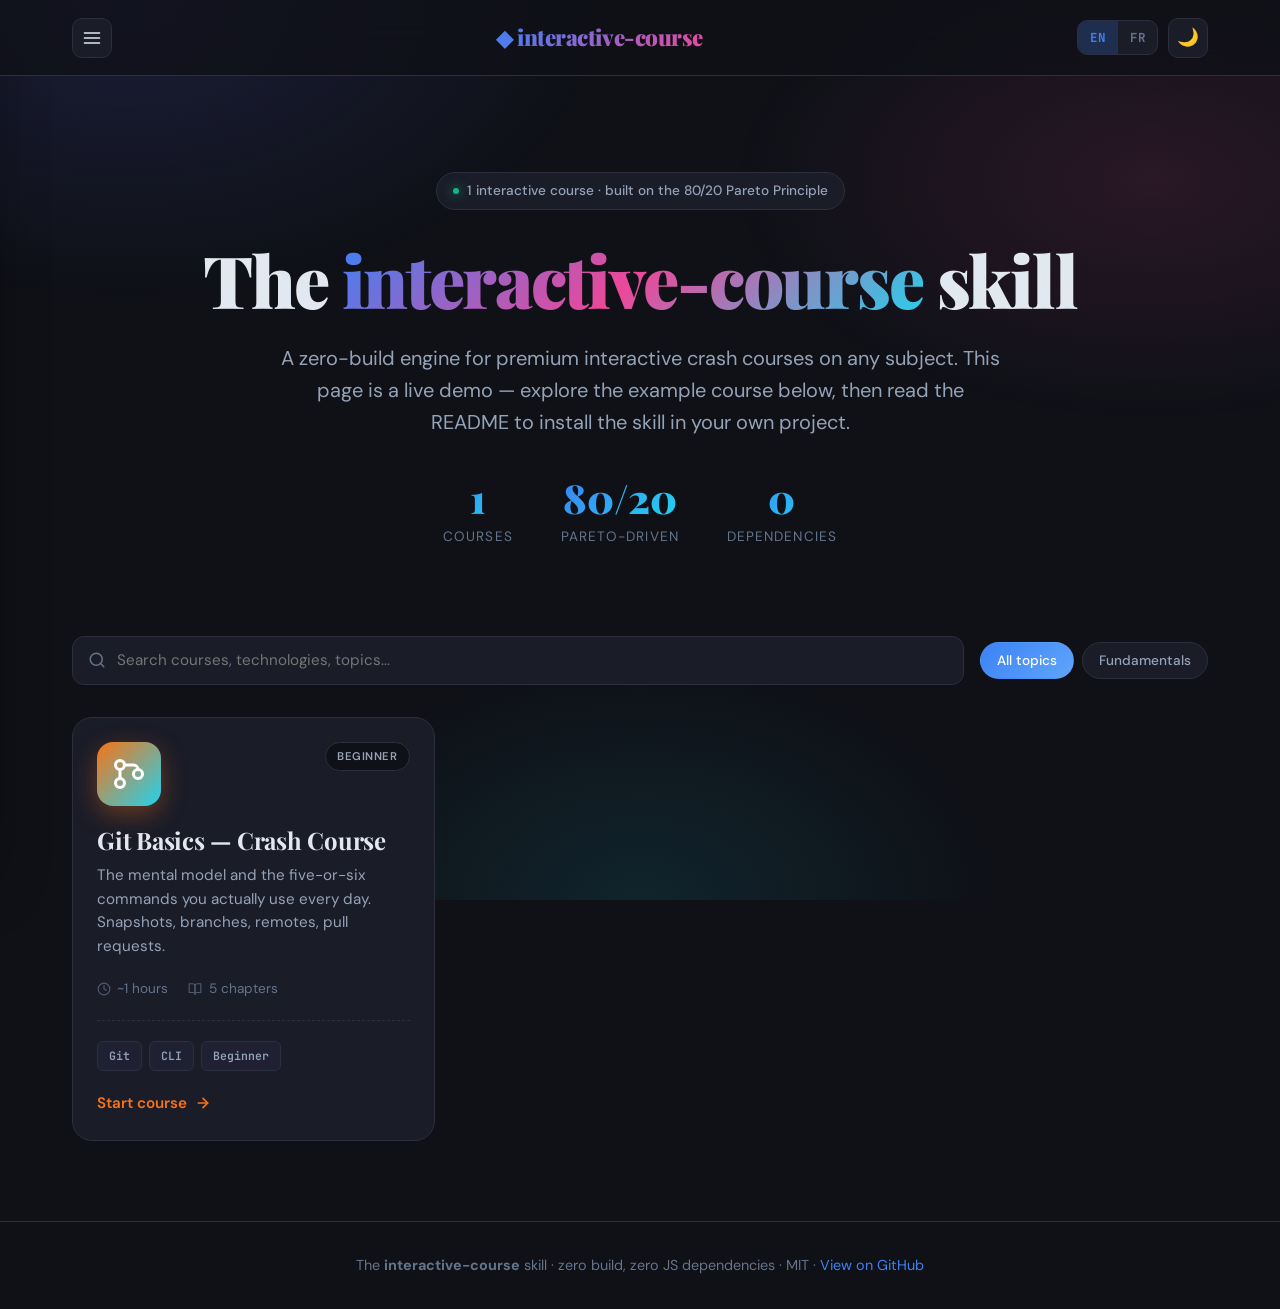
<file: interactive-course/index.html>
<!DOCTYPE html>
<html lang="en">
<head>
<meta charset="UTF-8" />
<meta name="viewport" content="width=device-width, initial-scale=1.0" />
<title>interactive-course — demo</title>
<link rel="preconnect" href="https://fonts.googleapis.com">
<link rel="preconnect" href="https://fonts.gstatic.com" crossorigin>
<link href="https://fonts.googleapis.com/css2?family=DM+Sans:wght@400;500;600;700&family=Playfair+Display:wght@700;900&family=JetBrains+Mono:wght@400;600&display=swap" rel="stylesheet">
<link rel="icon" href="data:image/svg+xml,%3Csvg xmlns='http://www.w3.org/2000/svg' viewBox='0 0 64 64'%3E%3Crect width='64' height='64' rx='14' fill='%23f97316'/%3E%3Ctext x='32' y='42' text-anchor='middle' font-size='34' fill='white'%3E%25%3C/text%3E%3C/svg%3E">
<link rel="stylesheet" href="./shared/css/catalog.css" />
</head>
<body data-theme="dark">
<div class="bg-gradient"></div>

<header>
  <nav class="nav">
    <button class="cat-sidebar-toggle" id="sidebarToggle" type="button" aria-label="Open subjects" aria-controls="catSidebar" aria-expanded="false">
      <svg viewBox="0 0 24 24" fill="none" stroke="currentColor" stroke-width="2" stroke-linecap="round" stroke-linejoin="round" aria-hidden="true">
        <line x1="3" y1="6" x2="21" y2="6"/>
        <line x1="3" y1="12" x2="21" y2="12"/>
        <line x1="3" y1="18" x2="21" y2="18"/>
      </svg>
    </button>
    <div class="logo">◆ interactive-course</div>
    <div class="nav-actions">
      <div class="lang-switch" role="group" aria-label="Switch language">
        <button type="button" data-lang-switch="en">EN</button>
        <button type="button" data-lang-switch="fr">FR</button>
      </div>
      <button class="theme-toggle" id="themeToggle" aria-label="Toggle theme">🌙</button>
    </div>
  </nav>
</header>

<aside class="cat-sidebar" id="catSidebar" aria-label="Subjects" role="dialog" aria-modal="true">
  <div class="cat-sidebar-header">
    <div class="cat-sidebar-title">Subjects</div>
    <button type="button" class="cat-sidebar-close" id="sidebarClose" aria-label="Close">
      <svg viewBox="0 0 24 24" fill="none" stroke="currentColor" stroke-width="2.2" stroke-linecap="round" stroke-linejoin="round" aria-hidden="true">
        <line x1="18" y1="6" x2="6" y2="18"/>
        <line x1="6" y1="6" x2="18" y2="18"/>
      </svg>
    </button>
  </div>
  <nav class="cat-sidebar-nav" id="subjectNav">
    <button type="button" class="cat-nav-item active" data-subject="all" style="--tile-from:#f97316;--tile-to:#ec4899">
      <span class="cat-nav-icon">
        <svg viewBox="0 0 24 24" fill="none" stroke="currentColor" stroke-width="2" stroke-linecap="round" stroke-linejoin="round" aria-hidden="true">
          <rect x="3" y="3" width="7" height="7" rx="1.5"/>
          <rect x="14" y="3" width="7" height="7" rx="1.5"/>
          <rect x="3" y="14" width="7" height="7" rx="1.5"/>
          <rect x="14" y="14" width="7" height="7" rx="1.5"/>
        </svg>
      </span>
      <span class="cat-nav-label">All</span>
      <span class="cat-nav-count" data-subject-count="all"></span>
    </button>
    <button type="button" class="cat-nav-item" data-subject="dev" style="--tile-from:#22d3ee;--tile-to:#3b82f6">
      <span class="cat-nav-icon">
        <svg viewBox="0 0 24 24" fill="none" stroke="currentColor" stroke-width="2" stroke-linecap="round" stroke-linejoin="round" aria-hidden="true">
          <polyline points="16 18 22 12 16 6"/>
          <polyline points="8 6 2 12 8 18"/>
        </svg>
      </span>
      <span class="cat-nav-label">Development</span>
      <span class="cat-nav-count" data-subject-count="dev"></span>
    </button>
  </nav>
  <div class="cat-sidebar-hint">
    <span>Press</span> <kbd>Esc</kbd> <span>to close</span>
  </div>
</aside>
<div class="cat-sidebar-backdrop" id="sidebarBackdrop" hidden></div>

<section class="hero">
  <div class="hero-badge">
    <span class="dot"></span>
    <span id="heroCount"></span>
  </div>
  <h1>The <span class="gradient">interactive-course</span> skill</h1>
  <p>A zero-build engine for premium interactive crash courses on any subject. This page is a live demo — explore the example course below, then read the README to install the skill in your own project.</p>

  <div class="hero-stats">
    <div class="stat">
      <div class="stat-num" id="totalCount">0</div>
      <div class="stat-label">Courses</div>
    </div>
    <div class="stat">
      <div class="stat-num">80/20</div>
      <div class="stat-label">Pareto-driven</div>
    </div>
    <div class="stat">
      <div class="stat-num">0</div>
      <div class="stat-label">Dependencies</div>
    </div>
  </div>
</section>

<div class="filters">
  <div class="search">
    <svg class="search-icon" width="18" height="18" viewBox="0 0 24 24" fill="none" stroke="currentColor" stroke-width="2" stroke-linecap="round" stroke-linejoin="round">
      <circle cx="11" cy="11" r="8"/><path d="m21 21-4.3-4.3"/>
    </svg>
    <input type="text" id="searchInput" placeholder="Search courses, technologies, topics..." />
  </div>
  <div class="filter-chips" id="filterChips">
    <button class="chip active" data-filter="all">All topics</button>
    <button class="chip" data-filter="fundamentals">Fundamentals</button>
  </div>
</div>

<section class="catalog" id="catalog">
  <div class="grid" id="cardsGrid">
    <a href="courses/example-course/" class="card" data-subject="dev" data-topic="fundamentals"
       data-keywords="git github version control branch commit merge pull request fundamentals"
       data-title-en="Git Basics — Crash Course"
       data-title-fr="Bases de Git — Crash Course"
       data-desc-en="The mental model and the five-or-six commands you actually use every day. Snapshots, branches, remotes, pull requests."
       data-desc-fr="Le modèle mental et les cinq ou six commandes que tu utilises vraiment au quotidien. Snapshots, branches, remotes, pull requests."
       data-level="beginner"
       data-hours="1"
       data-chapters="5"
       style="--card-from: #f97316; --card-to: #22d3ee;">
      <div class="card-header">
        <div class="card-icon">
          <svg viewBox="0 0 24 24" fill="none" stroke="currentColor" stroke-width="2" stroke-linecap="round" stroke-linejoin="round">
            <circle cx="6" cy="6" r="3"/>
            <circle cx="6" cy="18" r="3"/>
            <circle cx="18" cy="12" r="3"/>
            <path d="M6 9v6"/>
            <path d="M9 6h6a3 3 0 0 1 3 3v0"/>
          </svg>
        </div>
        <span class="card-level" data-card-level></span>
      </div>
      <div class="card-body">
        <h3 data-card-title></h3>
        <p class="card-desc" data-card-desc></p>
        <div class="card-meta">
          <span>
            <svg viewBox="0 0 24 24" fill="none" stroke="currentColor" stroke-width="2" stroke-linecap="round" stroke-linejoin="round"><circle cx="12" cy="12" r="10"/><polyline points="12 6 12 12 16 14"/></svg>
            <span data-card-hours></span>
          </span>
          <span>
            <svg viewBox="0 0 24 24" fill="none" stroke="currentColor" stroke-width="2" stroke-linecap="round" stroke-linejoin="round"><path d="M2 3h6a4 4 0 0 1 4 4v14a3 3 0 0 0-3-3H2z"/><path d="M22 3h-6a4 4 0 0 0-4 4v14a3 3 0 0 1 3-3h7z"/></svg>
            <span data-card-chapters></span>
          </span>
        </div>
        <div class="card-tags">
          <span class="tag">Git</span>
          <span class="tag">CLI</span>
          <span class="tag">Beginner</span>
        </div>
        <span class="card-cta">
          <span>Start course</span>
          <svg viewBox="0 0 24 24" fill="none" stroke="currentColor" stroke-width="2.5" stroke-linecap="round" stroke-linejoin="round"><path d="M5 12h14"/><path d="m12 5 7 7-7 7"/></svg>
        </span>
      </div>
    </a>
  </div>

  <div class="empty" id="emptyState" hidden>
    <h3>No courses found</h3>
    <p>Try adjusting your search or filters.</p>
  </div>
</section>

<footer>
  <p>The <strong>interactive-course</strong> skill · zero build, zero JS dependencies · MIT · <a href="https://github.com/francky-d/skills">View on GitHub</a></p>
</footer>

<script type="module" src="./shared/js/catalog.js"></script>
</body>
</html>
</file>
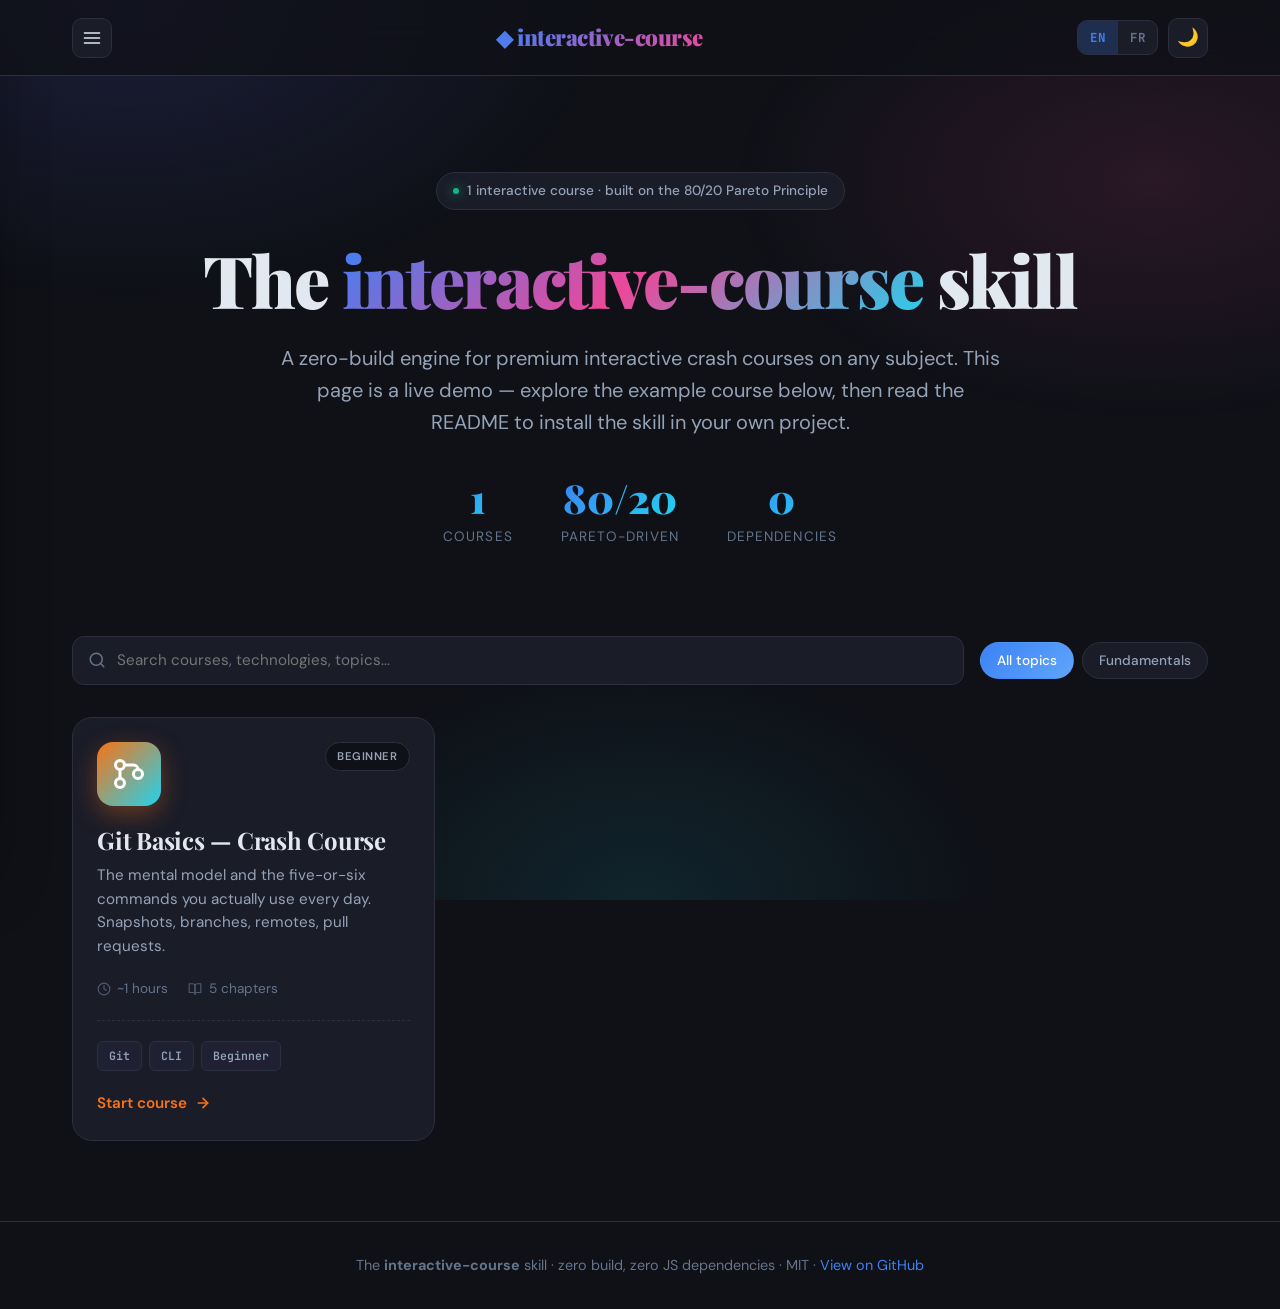
<file: skills/interactive-course/index.html>
<!DOCTYPE html>
<html lang="en">
<head>
<meta charset="UTF-8" />
<meta name="viewport" content="width=device-width, initial-scale=1.0" />
<title>interactive-course — demo</title>
<link rel="preconnect" href="https://fonts.googleapis.com">
<link rel="preconnect" href="https://fonts.gstatic.com" crossorigin>
<link href="https://fonts.googleapis.com/css2?family=DM+Sans:wght@400;500;600;700&family=Playfair+Display:wght@700;900&family=JetBrains+Mono:wght@400;600&display=swap" rel="stylesheet">
<link rel="icon" href="data:image/svg+xml,%3Csvg xmlns='http://www.w3.org/2000/svg' viewBox='0 0 64 64'%3E%3Crect width='64' height='64' rx='14' fill='%23f97316'/%3E%3Ctext x='32' y='42' text-anchor='middle' font-size='34' fill='white'%3E%25%3C/text%3E%3C/svg%3E">
<link rel="stylesheet" href="./shared/css/catalog.css" />
</head>
<body data-theme="dark">
<div class="bg-gradient"></div>

<header>
  <nav class="nav">
    <button class="cat-sidebar-toggle" id="sidebarToggle" type="button" aria-label="Open subjects" aria-controls="catSidebar" aria-expanded="false">
      <svg viewBox="0 0 24 24" fill="none" stroke="currentColor" stroke-width="2" stroke-linecap="round" stroke-linejoin="round" aria-hidden="true">
        <line x1="3" y1="6" x2="21" y2="6"/>
        <line x1="3" y1="12" x2="21" y2="12"/>
        <line x1="3" y1="18" x2="21" y2="18"/>
      </svg>
    </button>
    <div class="logo">◆ interactive-course</div>
    <div class="nav-actions">
      <div class="lang-switch" role="group" aria-label="Switch language">
        <button type="button" data-lang-switch="en">EN</button>
        <button type="button" data-lang-switch="fr">FR</button>
      </div>
      <button class="theme-toggle" id="themeToggle" aria-label="Toggle theme">🌙</button>
    </div>
  </nav>
</header>

<aside class="cat-sidebar" id="catSidebar" aria-label="Subjects" role="dialog" aria-modal="true">
  <div class="cat-sidebar-header">
    <div class="cat-sidebar-title">Subjects</div>
    <button type="button" class="cat-sidebar-close" id="sidebarClose" aria-label="Close">
      <svg viewBox="0 0 24 24" fill="none" stroke="currentColor" stroke-width="2.2" stroke-linecap="round" stroke-linejoin="round" aria-hidden="true">
        <line x1="18" y1="6" x2="6" y2="18"/>
        <line x1="6" y1="6" x2="18" y2="18"/>
      </svg>
    </button>
  </div>
  <nav class="cat-sidebar-nav" id="subjectNav">
    <button type="button" class="cat-nav-item active" data-subject="all" style="--tile-from:#f97316;--tile-to:#ec4899">
      <span class="cat-nav-icon">
        <svg viewBox="0 0 24 24" fill="none" stroke="currentColor" stroke-width="2" stroke-linecap="round" stroke-linejoin="round" aria-hidden="true">
          <rect x="3" y="3" width="7" height="7" rx="1.5"/>
          <rect x="14" y="3" width="7" height="7" rx="1.5"/>
          <rect x="3" y="14" width="7" height="7" rx="1.5"/>
          <rect x="14" y="14" width="7" height="7" rx="1.5"/>
        </svg>
      </span>
      <span class="cat-nav-label">All</span>
      <span class="cat-nav-count" data-subject-count="all"></span>
    </button>
    <button type="button" class="cat-nav-item" data-subject="dev" style="--tile-from:#22d3ee;--tile-to:#3b82f6">
      <span class="cat-nav-icon">
        <svg viewBox="0 0 24 24" fill="none" stroke="currentColor" stroke-width="2" stroke-linecap="round" stroke-linejoin="round" aria-hidden="true">
          <polyline points="16 18 22 12 16 6"/>
          <polyline points="8 6 2 12 8 18"/>
        </svg>
      </span>
      <span class="cat-nav-label">Development</span>
      <span class="cat-nav-count" data-subject-count="dev"></span>
    </button>
  </nav>
  <div class="cat-sidebar-hint">
    <span>Press</span> <kbd>Esc</kbd> <span>to close</span>
  </div>
</aside>
<div class="cat-sidebar-backdrop" id="sidebarBackdrop" hidden></div>

<section class="hero">
  <div class="hero-badge">
    <span class="dot"></span>
    <span id="heroCount"></span>
  </div>
  <h1>The <span class="gradient">interactive-course</span> skill</h1>
  <p>A zero-build engine for premium interactive crash courses on any subject. This page is a live demo — explore the example course below, then read the README to install the skill in your own project.</p>

  <div class="hero-stats">
    <div class="stat">
      <div class="stat-num" id="totalCount">0</div>
      <div class="stat-label">Courses</div>
    </div>
    <div class="stat">
      <div class="stat-num">80/20</div>
      <div class="stat-label">Pareto-driven</div>
    </div>
    <div class="stat">
      <div class="stat-num">0</div>
      <div class="stat-label">Dependencies</div>
    </div>
  </div>
</section>

<div class="filters">
  <div class="search">
    <svg class="search-icon" width="18" height="18" viewBox="0 0 24 24" fill="none" stroke="currentColor" stroke-width="2" stroke-linecap="round" stroke-linejoin="round">
      <circle cx="11" cy="11" r="8"/><path d="m21 21-4.3-4.3"/>
    </svg>
    <input type="text" id="searchInput" placeholder="Search courses, technologies, topics..." />
  </div>
  <div class="filter-chips" id="filterChips">
    <button class="chip active" data-filter="all">All topics</button>
    <button class="chip" data-filter="fundamentals">Fundamentals</button>
  </div>
</div>

<section class="catalog" id="catalog">
  <div class="grid" id="cardsGrid">
    <a href="courses/example-course/" class="card" data-subject="dev" data-topic="fundamentals"
       data-keywords="git github version control branch commit merge pull request fundamentals"
       data-title-en="Git Basics — Crash Course"
       data-title-fr="Bases de Git — Crash Course"
       data-desc-en="The mental model and the five-or-six commands you actually use every day. Snapshots, branches, remotes, pull requests."
       data-desc-fr="Le modèle mental et les cinq ou six commandes que tu utilises vraiment au quotidien. Snapshots, branches, remotes, pull requests."
       data-level="beginner"
       data-hours="1"
       data-chapters="5"
       style="--card-from: #f97316; --card-to: #22d3ee;">
      <div class="card-header">
        <div class="card-icon">
          <svg viewBox="0 0 24 24" fill="none" stroke="currentColor" stroke-width="2" stroke-linecap="round" stroke-linejoin="round">
            <circle cx="6" cy="6" r="3"/>
            <circle cx="6" cy="18" r="3"/>
            <circle cx="18" cy="12" r="3"/>
            <path d="M6 9v6"/>
            <path d="M9 6h6a3 3 0 0 1 3 3v0"/>
          </svg>
        </div>
        <span class="card-level" data-card-level></span>
      </div>
      <div class="card-body">
        <h3 data-card-title></h3>
        <p class="card-desc" data-card-desc></p>
        <div class="card-meta">
          <span>
            <svg viewBox="0 0 24 24" fill="none" stroke="currentColor" stroke-width="2" stroke-linecap="round" stroke-linejoin="round"><circle cx="12" cy="12" r="10"/><polyline points="12 6 12 12 16 14"/></svg>
            <span data-card-hours></span>
          </span>
          <span>
            <svg viewBox="0 0 24 24" fill="none" stroke="currentColor" stroke-width="2" stroke-linecap="round" stroke-linejoin="round"><path d="M2 3h6a4 4 0 0 1 4 4v14a3 3 0 0 0-3-3H2z"/><path d="M22 3h-6a4 4 0 0 0-4 4v14a3 3 0 0 1 3-3h7z"/></svg>
            <span data-card-chapters></span>
          </span>
        </div>
        <div class="card-tags">
          <span class="tag">Git</span>
          <span class="tag">CLI</span>
          <span class="tag">Beginner</span>
        </div>
        <span class="card-cta">
          <span>Start course</span>
          <svg viewBox="0 0 24 24" fill="none" stroke="currentColor" stroke-width="2.5" stroke-linecap="round" stroke-linejoin="round"><path d="M5 12h14"/><path d="m12 5 7 7-7 7"/></svg>
        </span>
      </div>
    </a>
  </div>

  <div class="empty" id="emptyState" hidden>
    <h3>No courses found</h3>
    <p>Try adjusting your search or filters.</p>
  </div>
</section>

<footer>
  <p>The <strong>interactive-course</strong> skill · zero build, zero JS dependencies · MIT · <a href="https://github.com/francky-d/agent-skills">View on GitHub</a></p>
</footer>

<script type="module" src="./shared/js/catalog.js"></script>
</body>
</html>
</file>
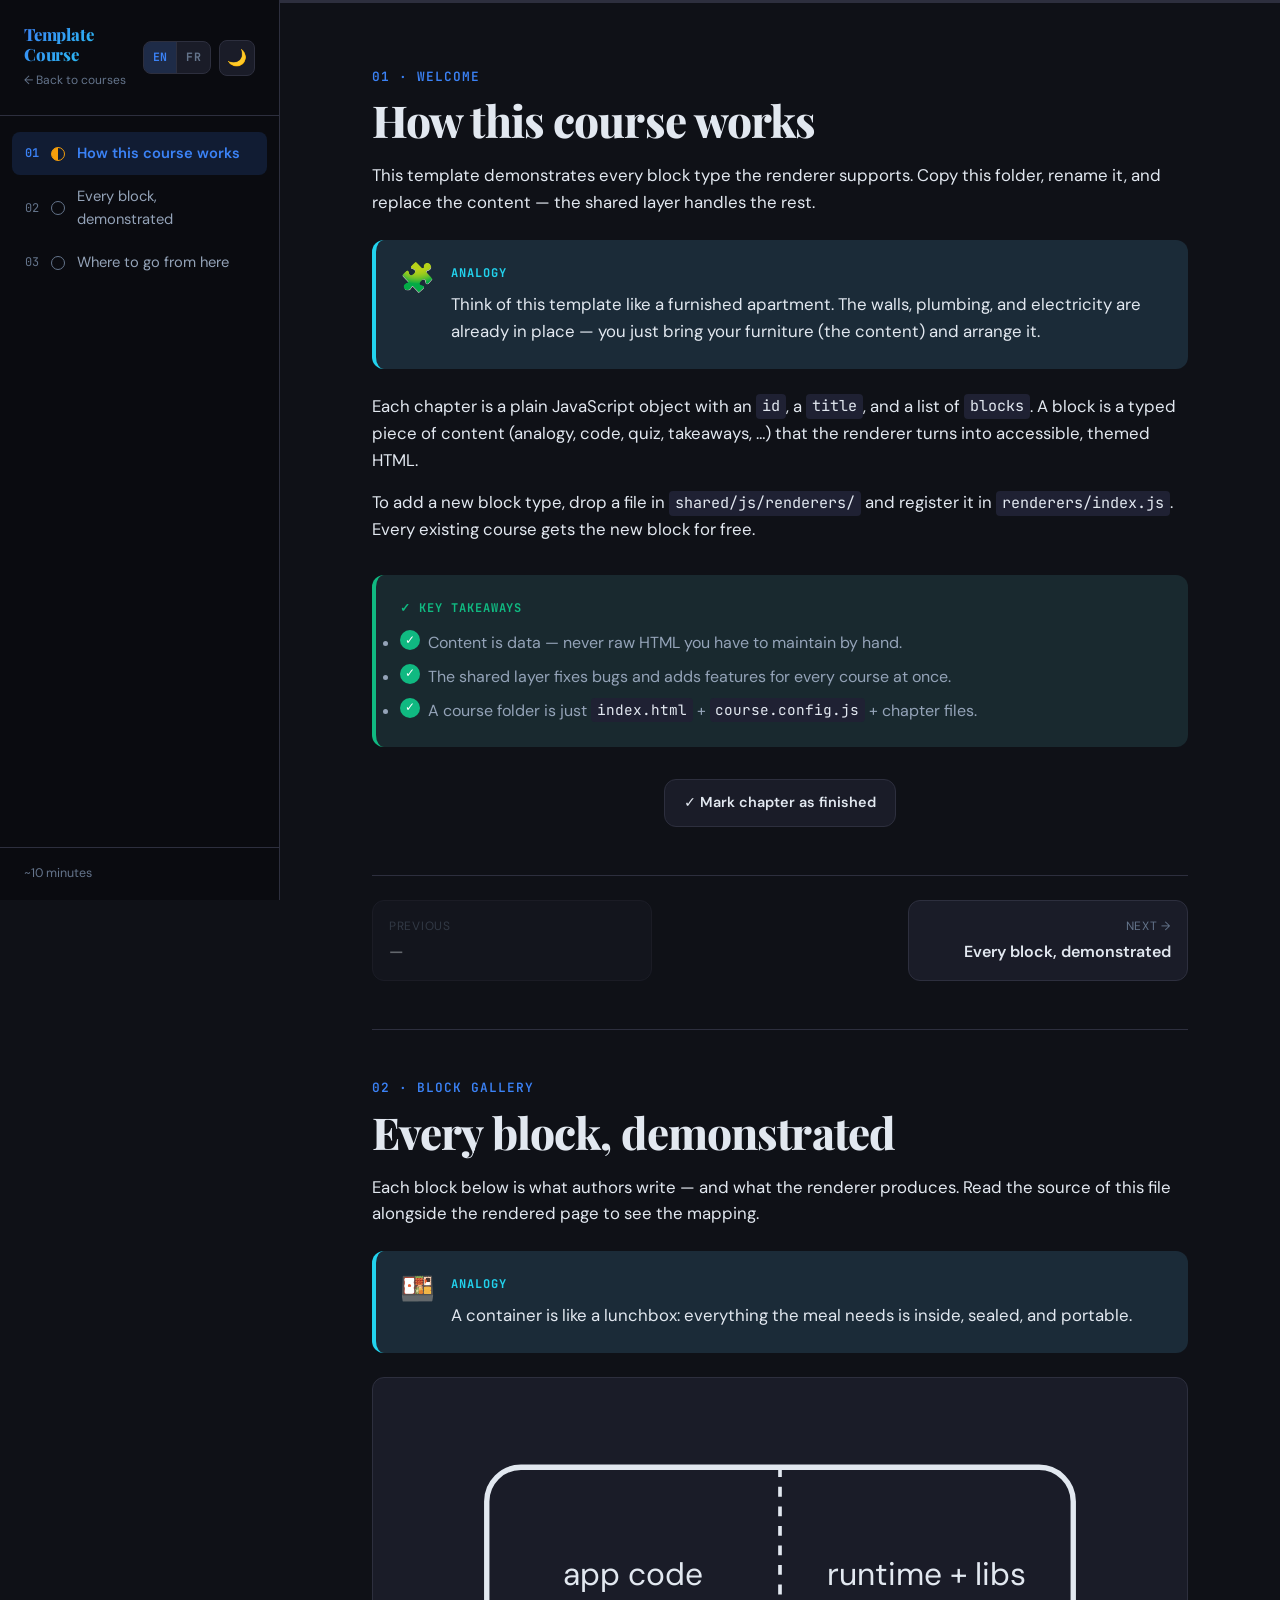
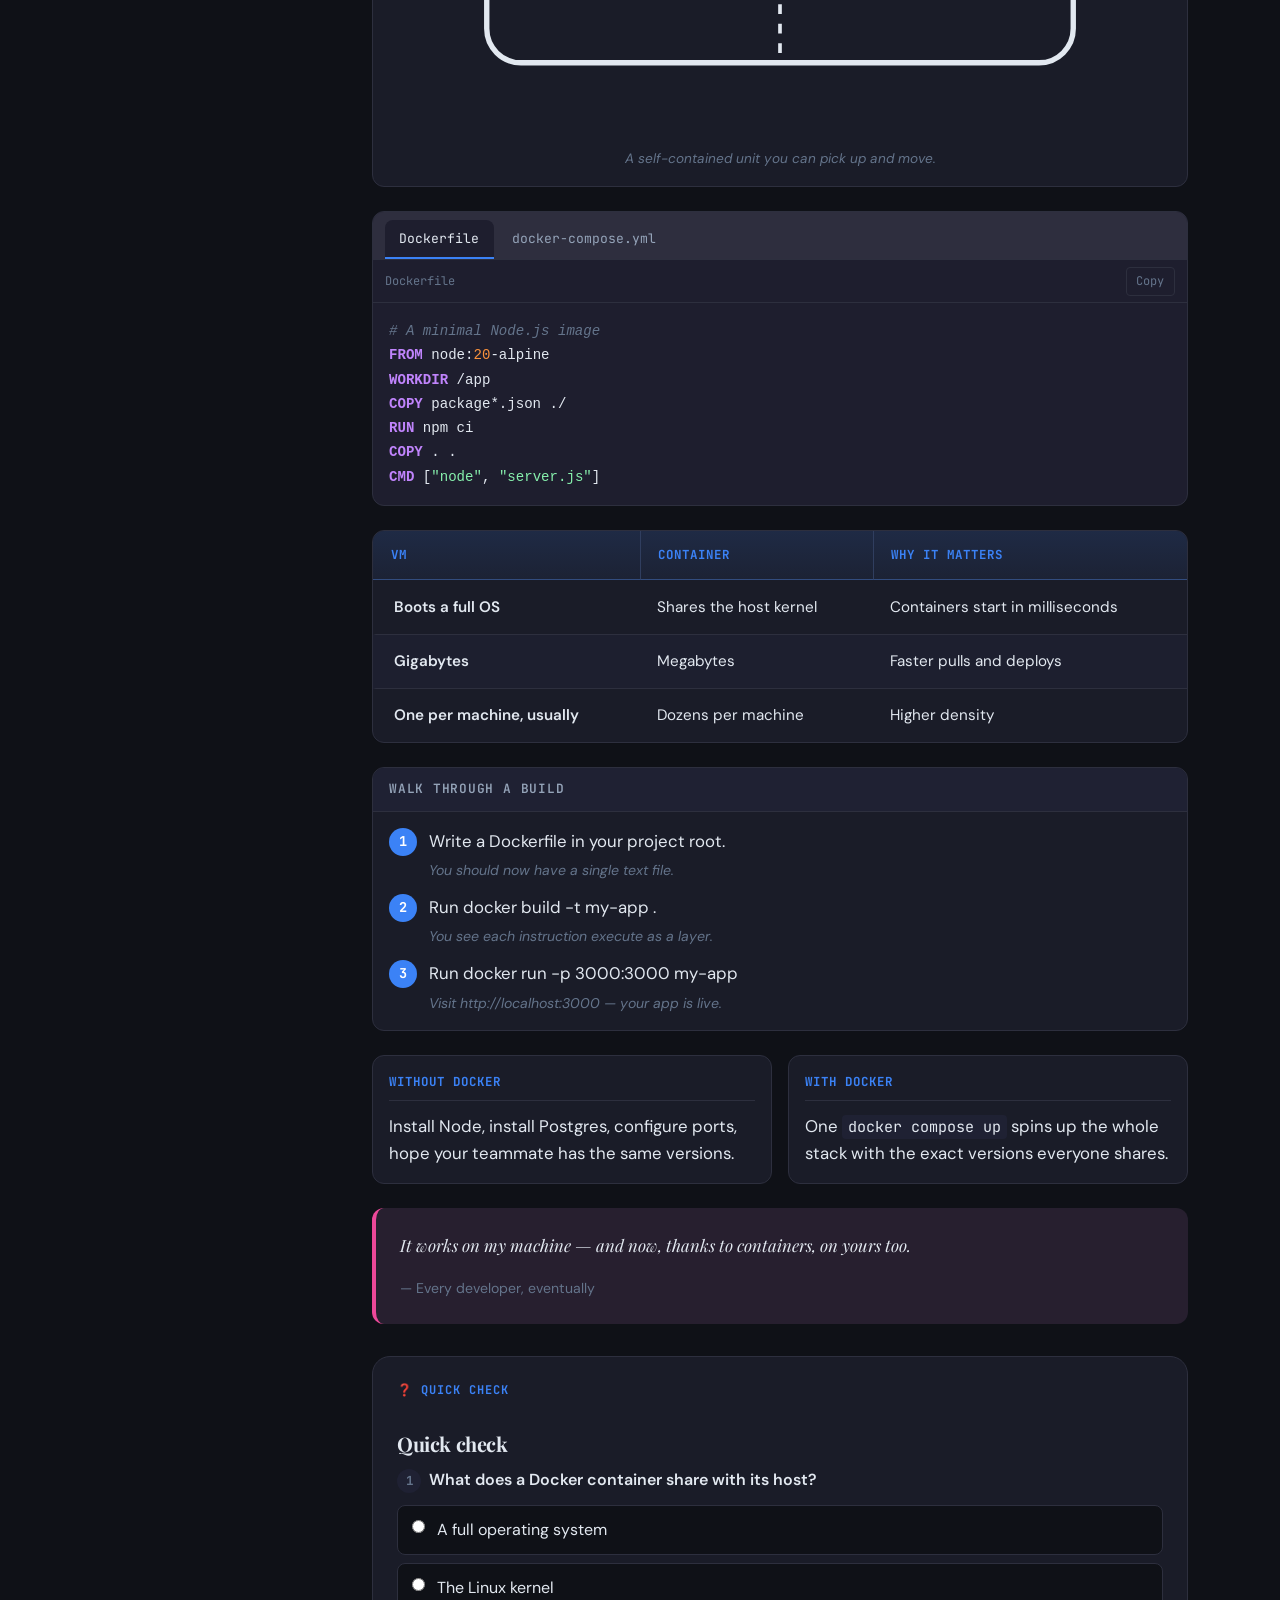
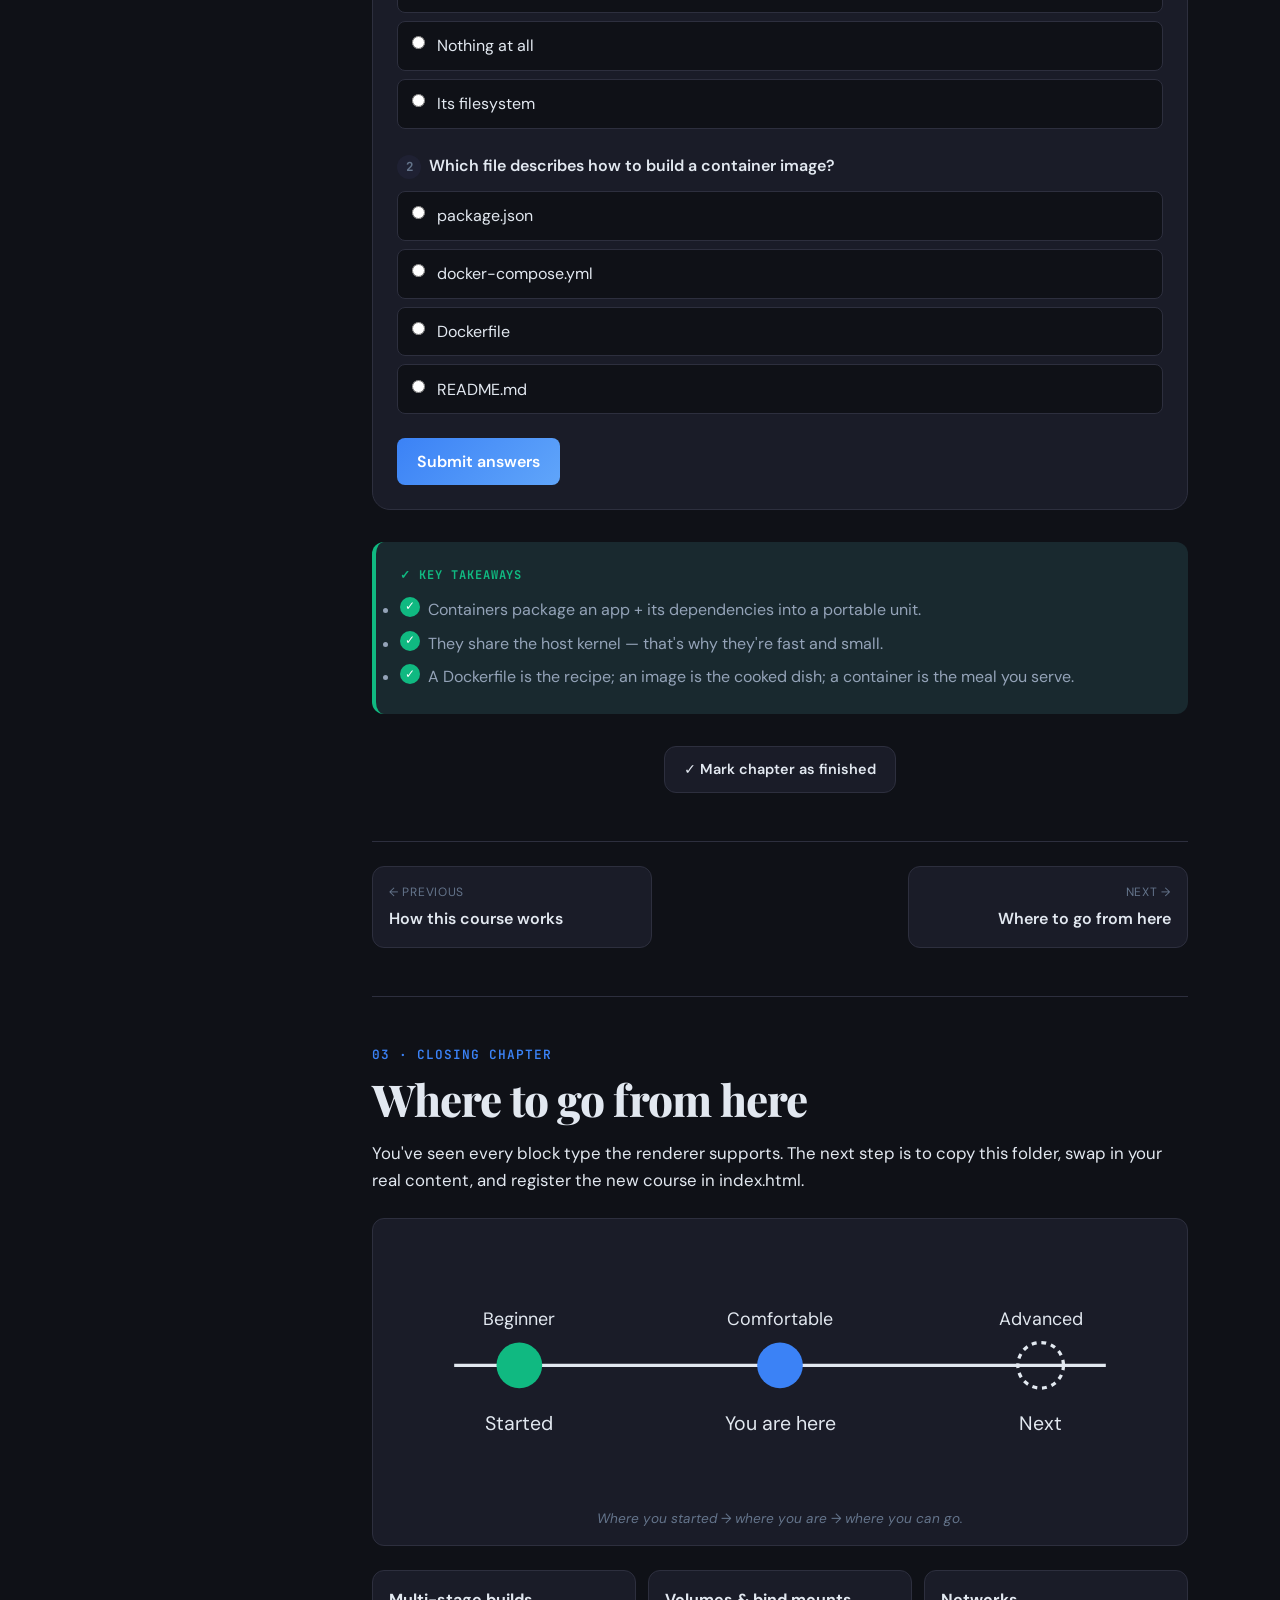
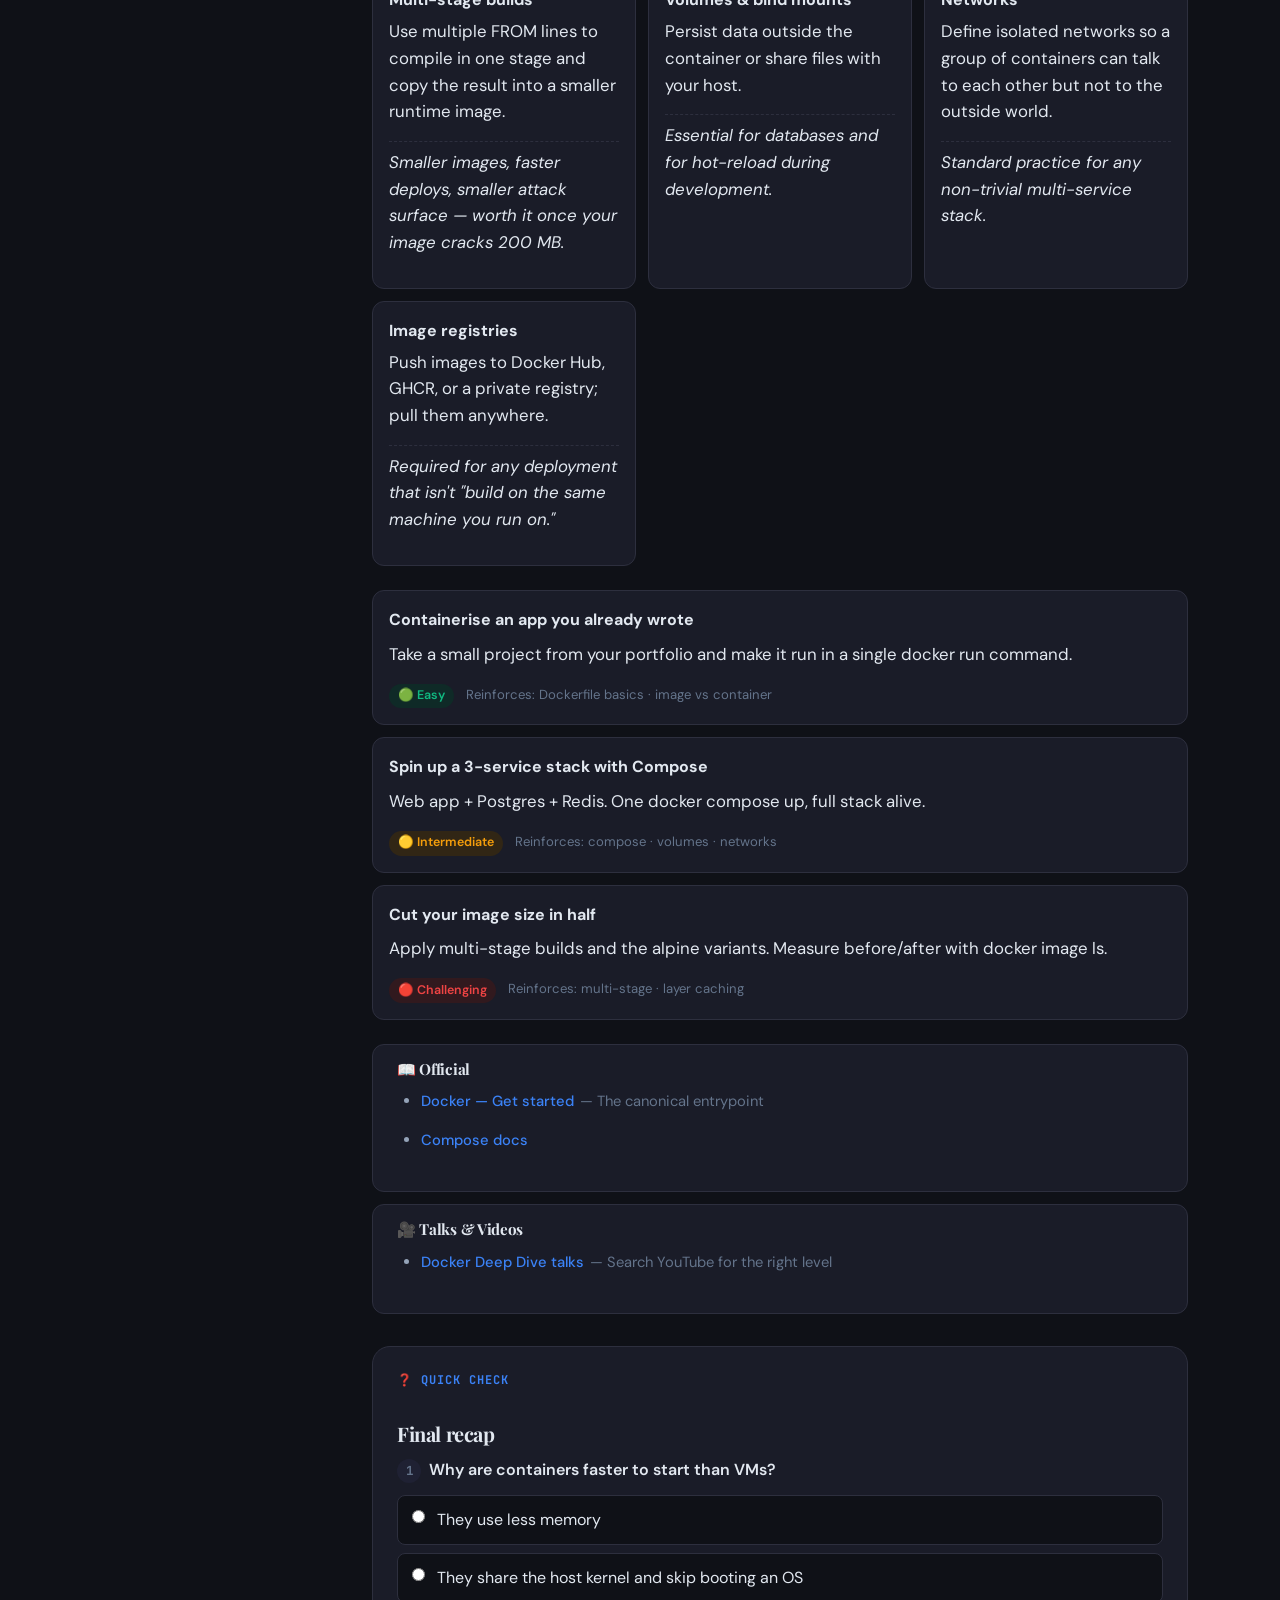
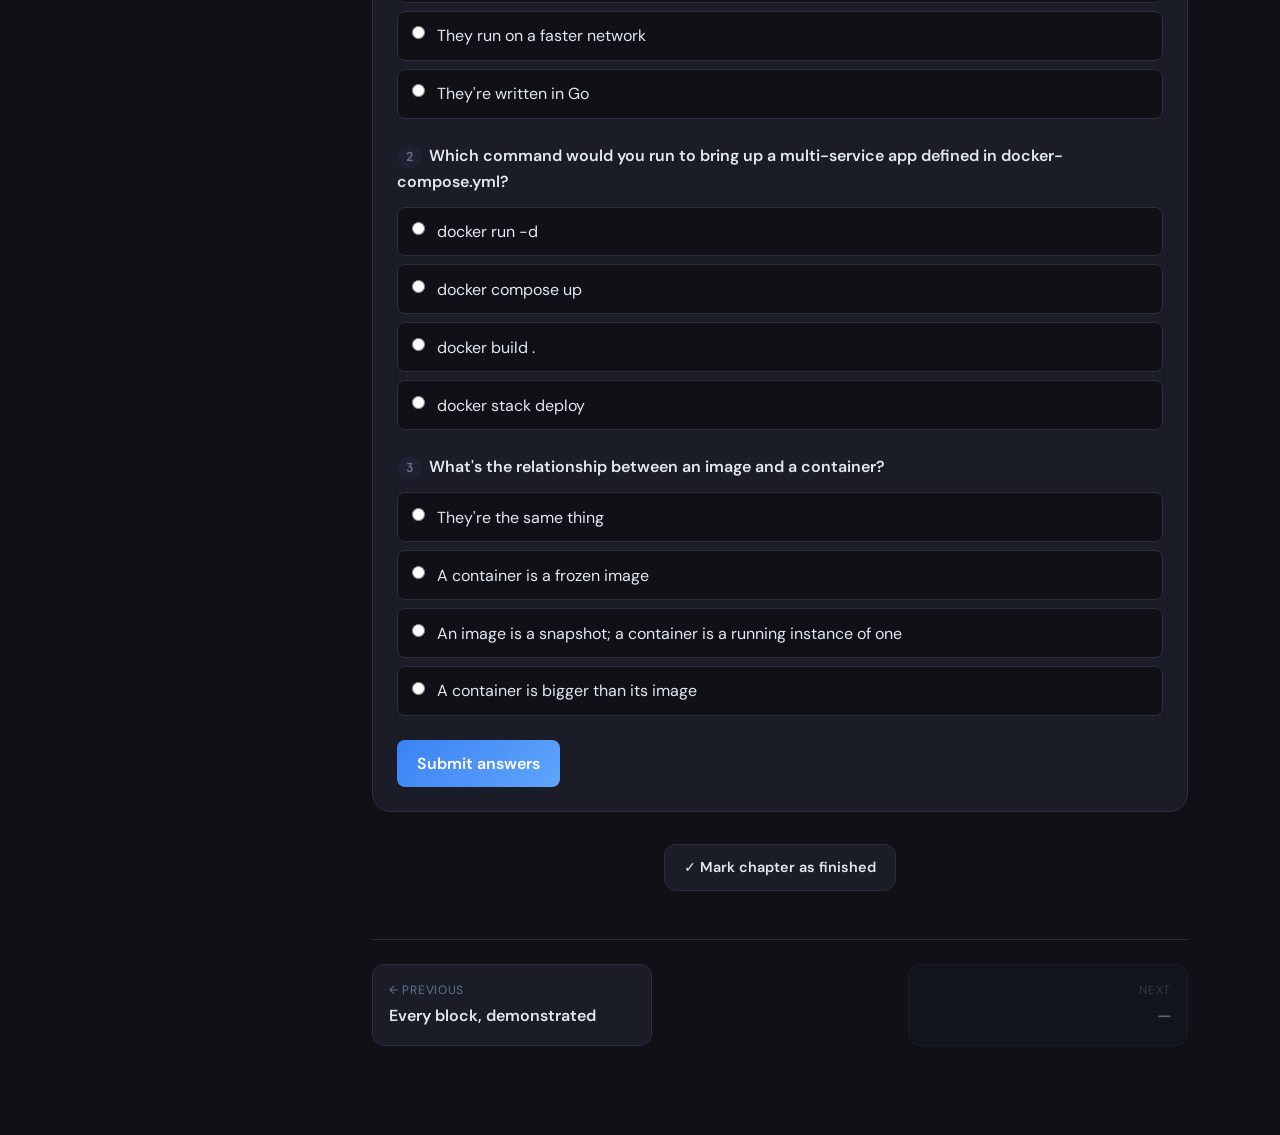
<file: interactive-course/courses/_template/index.html>
<!doctype html>
<html lang="en">
<head>
  <meta charset="utf-8">
  <meta name="viewport" content="width=device-width, initial-scale=1">
  <title>Template Course</title>
  <link rel="stylesheet" href="../../shared/css/index.css">
  <link rel="stylesheet" href="./course.css">
</head>
<body data-theme="dark">
  <div id="course-root"></div>
  <script type="module">
    import { boot } from '../../shared/js/boot.js';
    import config from './course.config.js';
    boot(config);
  </script>
</body>
</html>
</file>
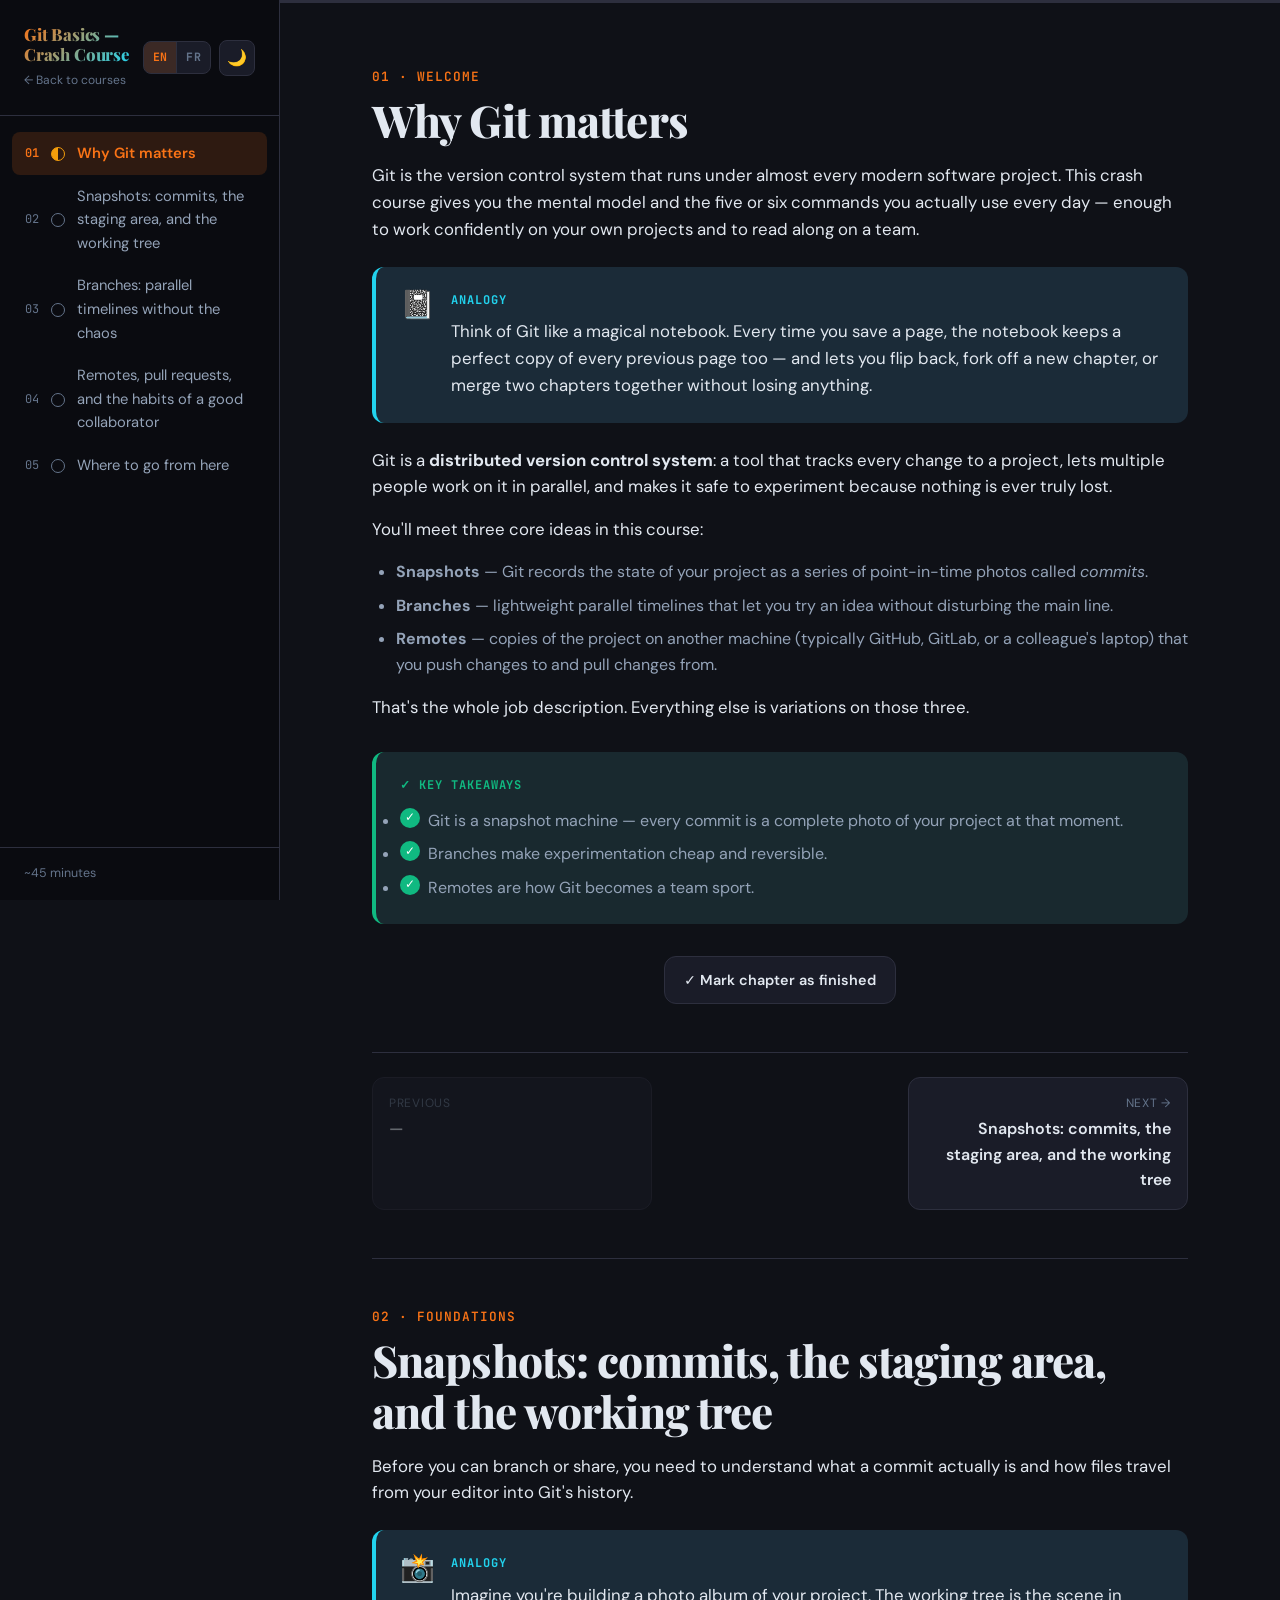
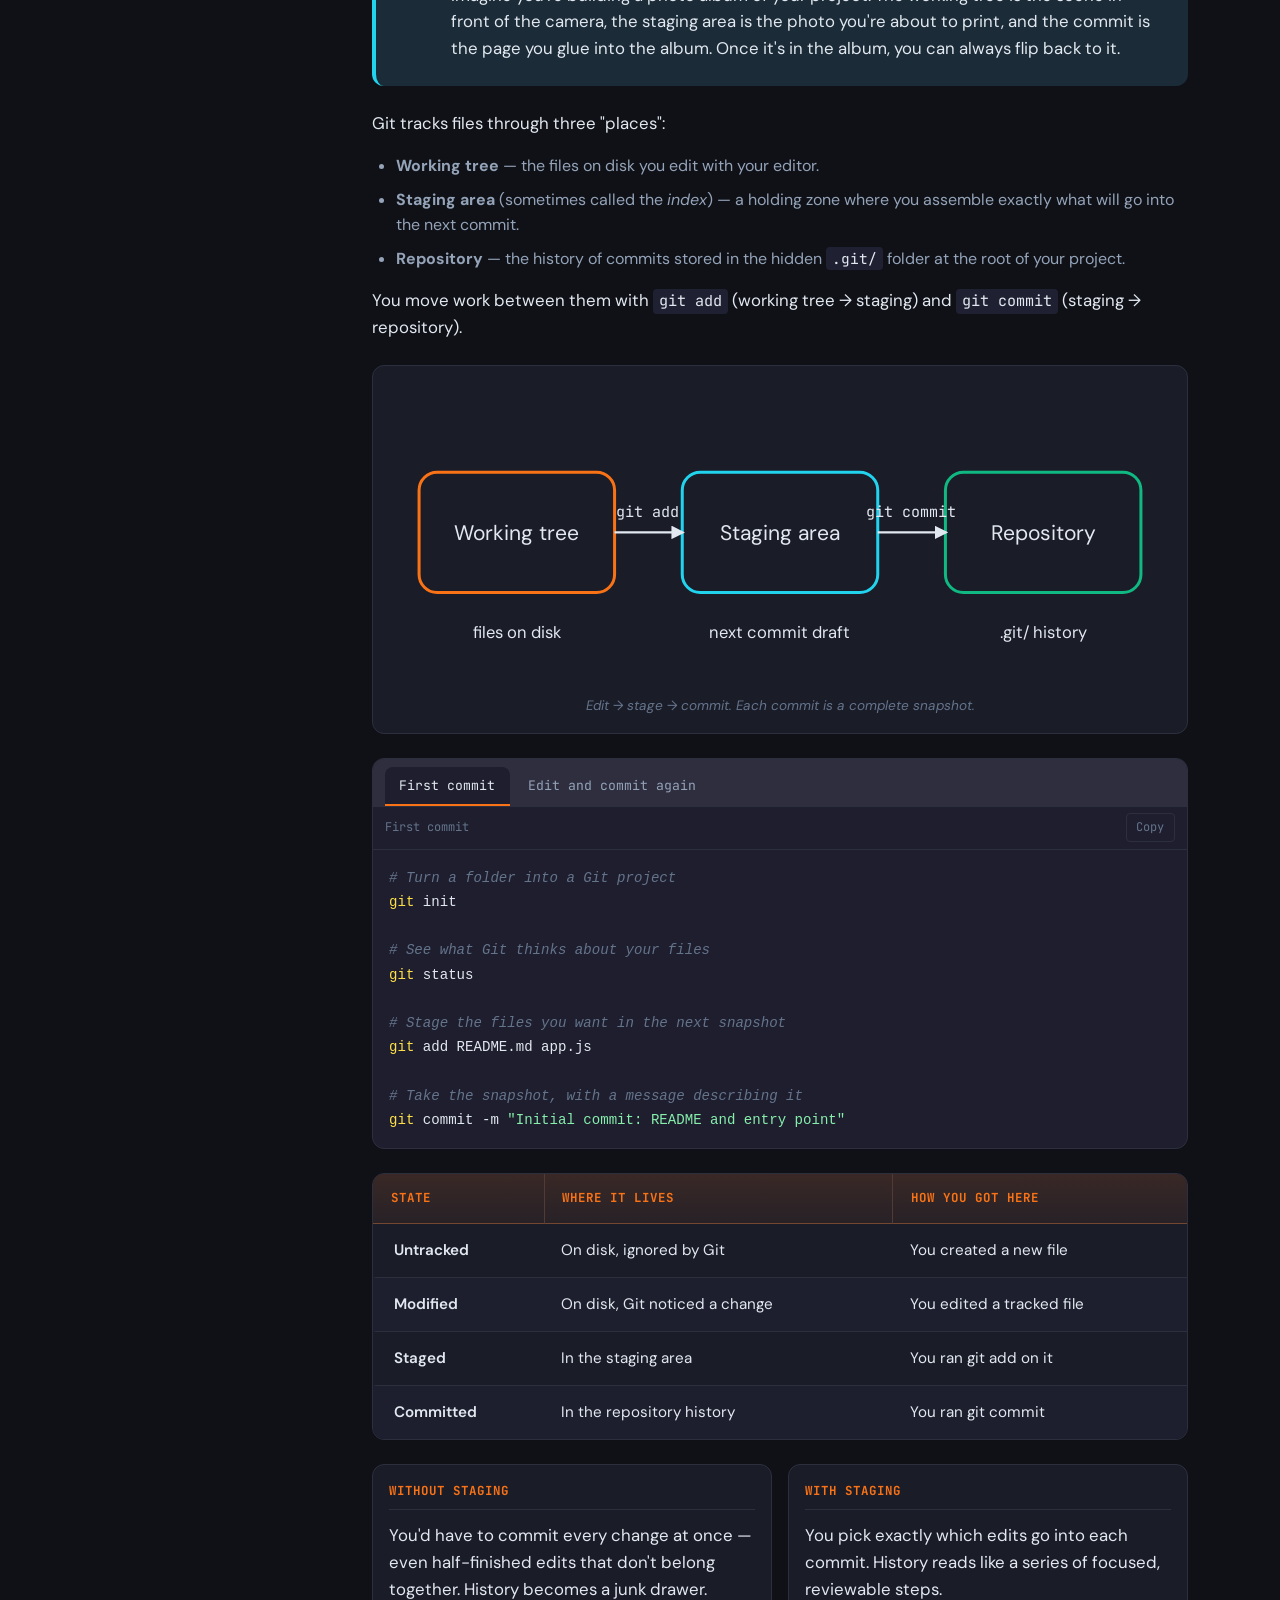
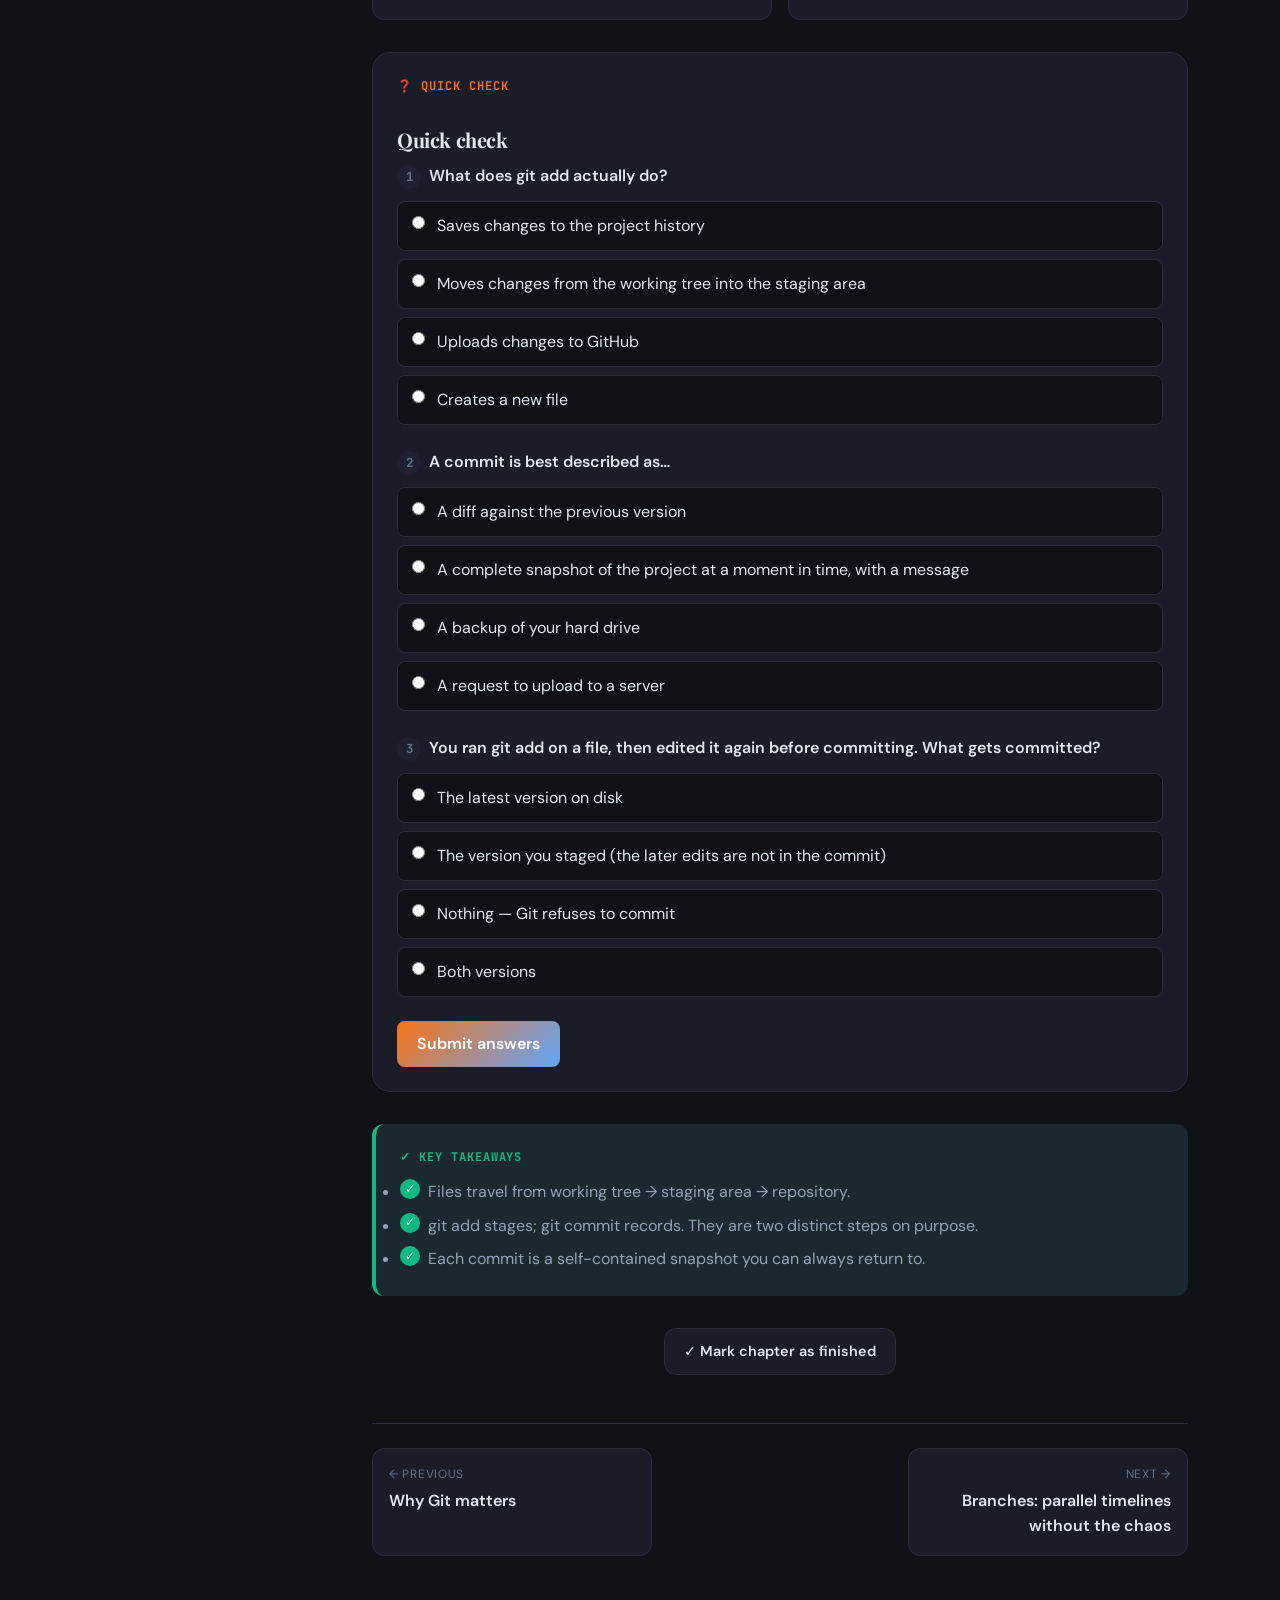
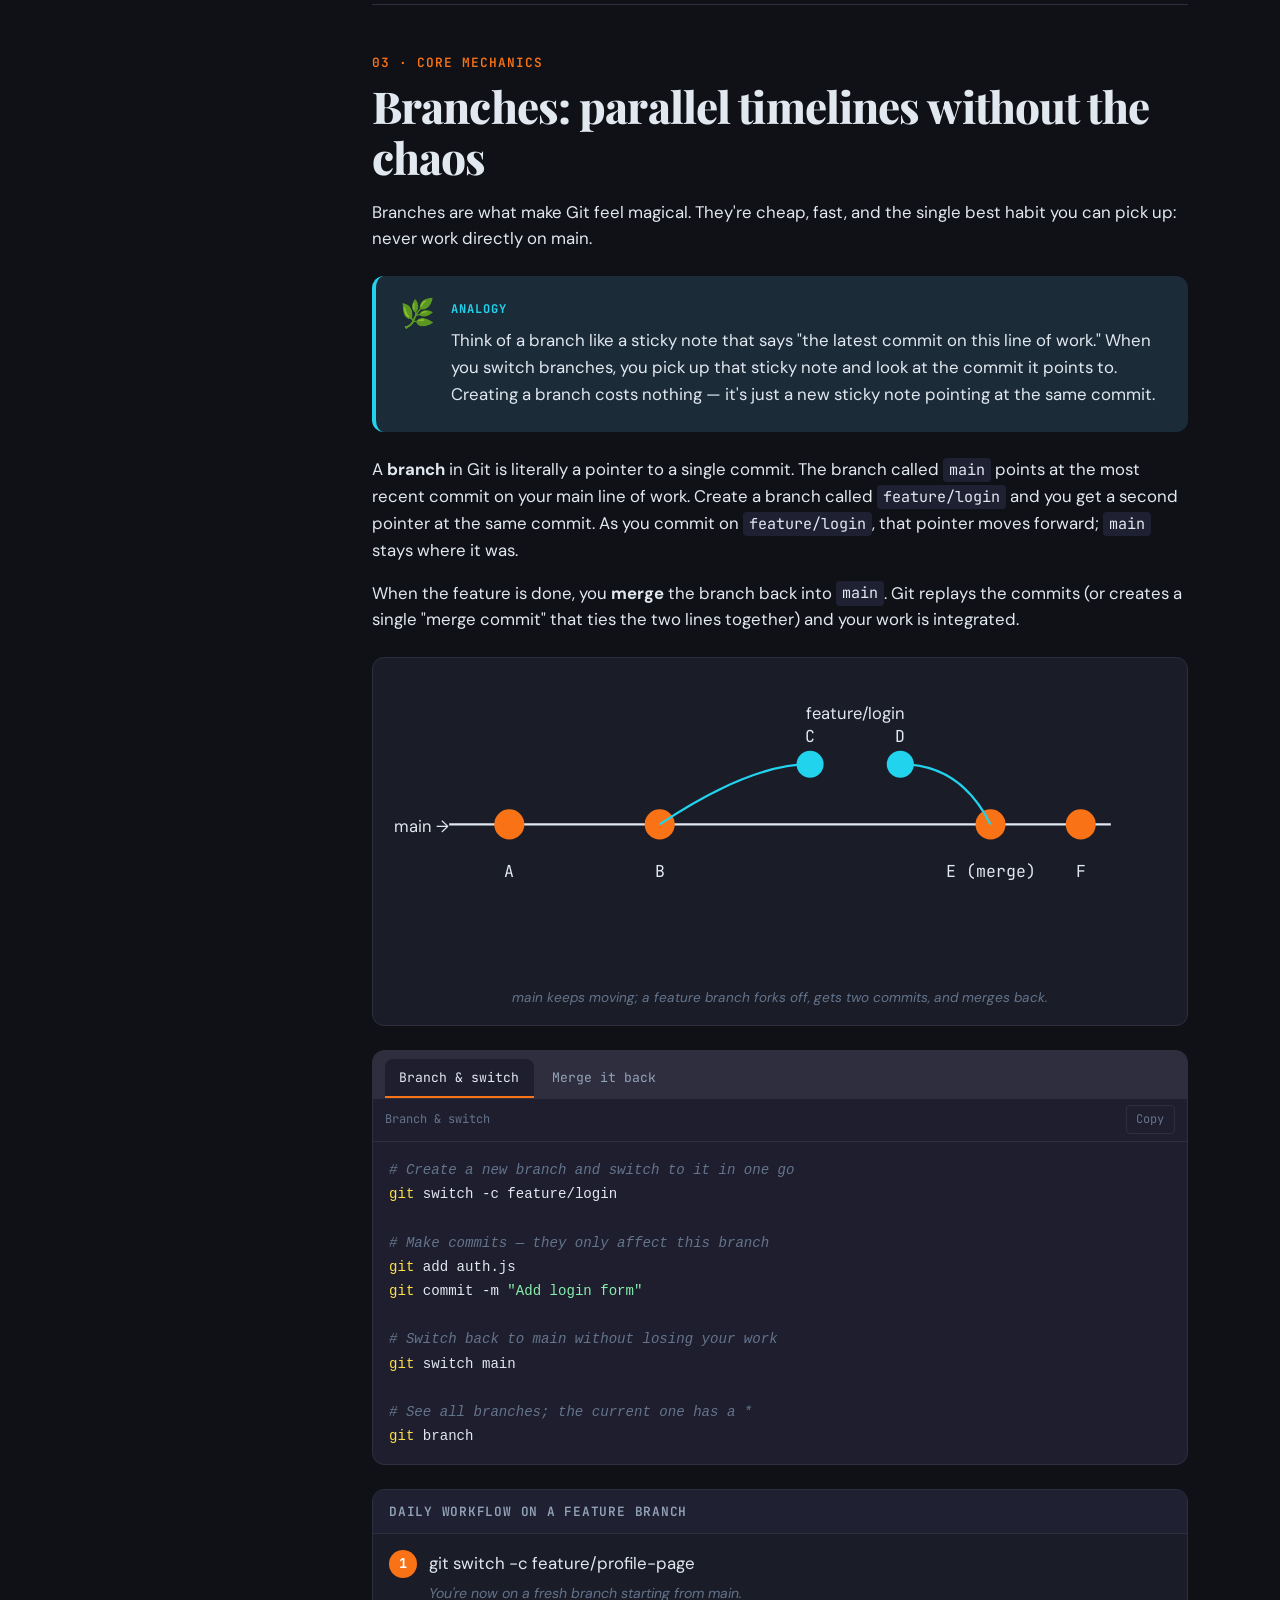
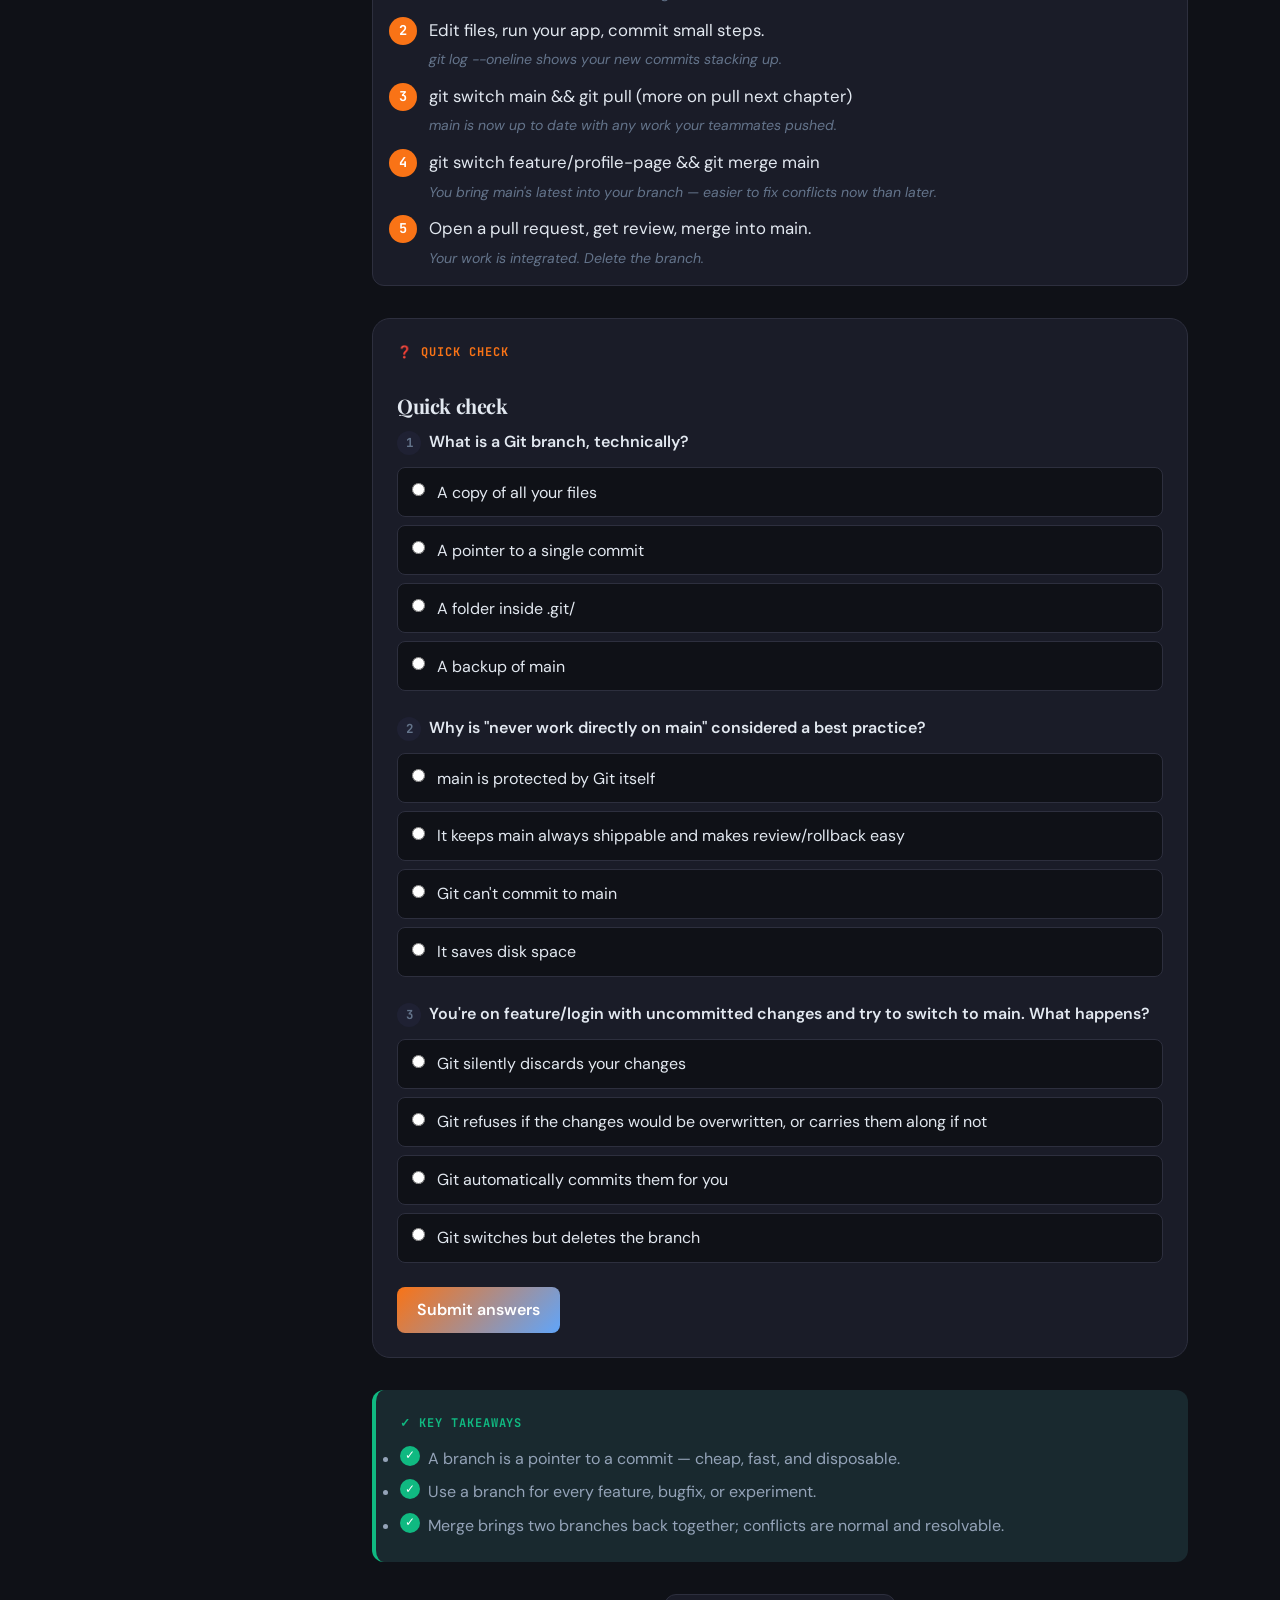
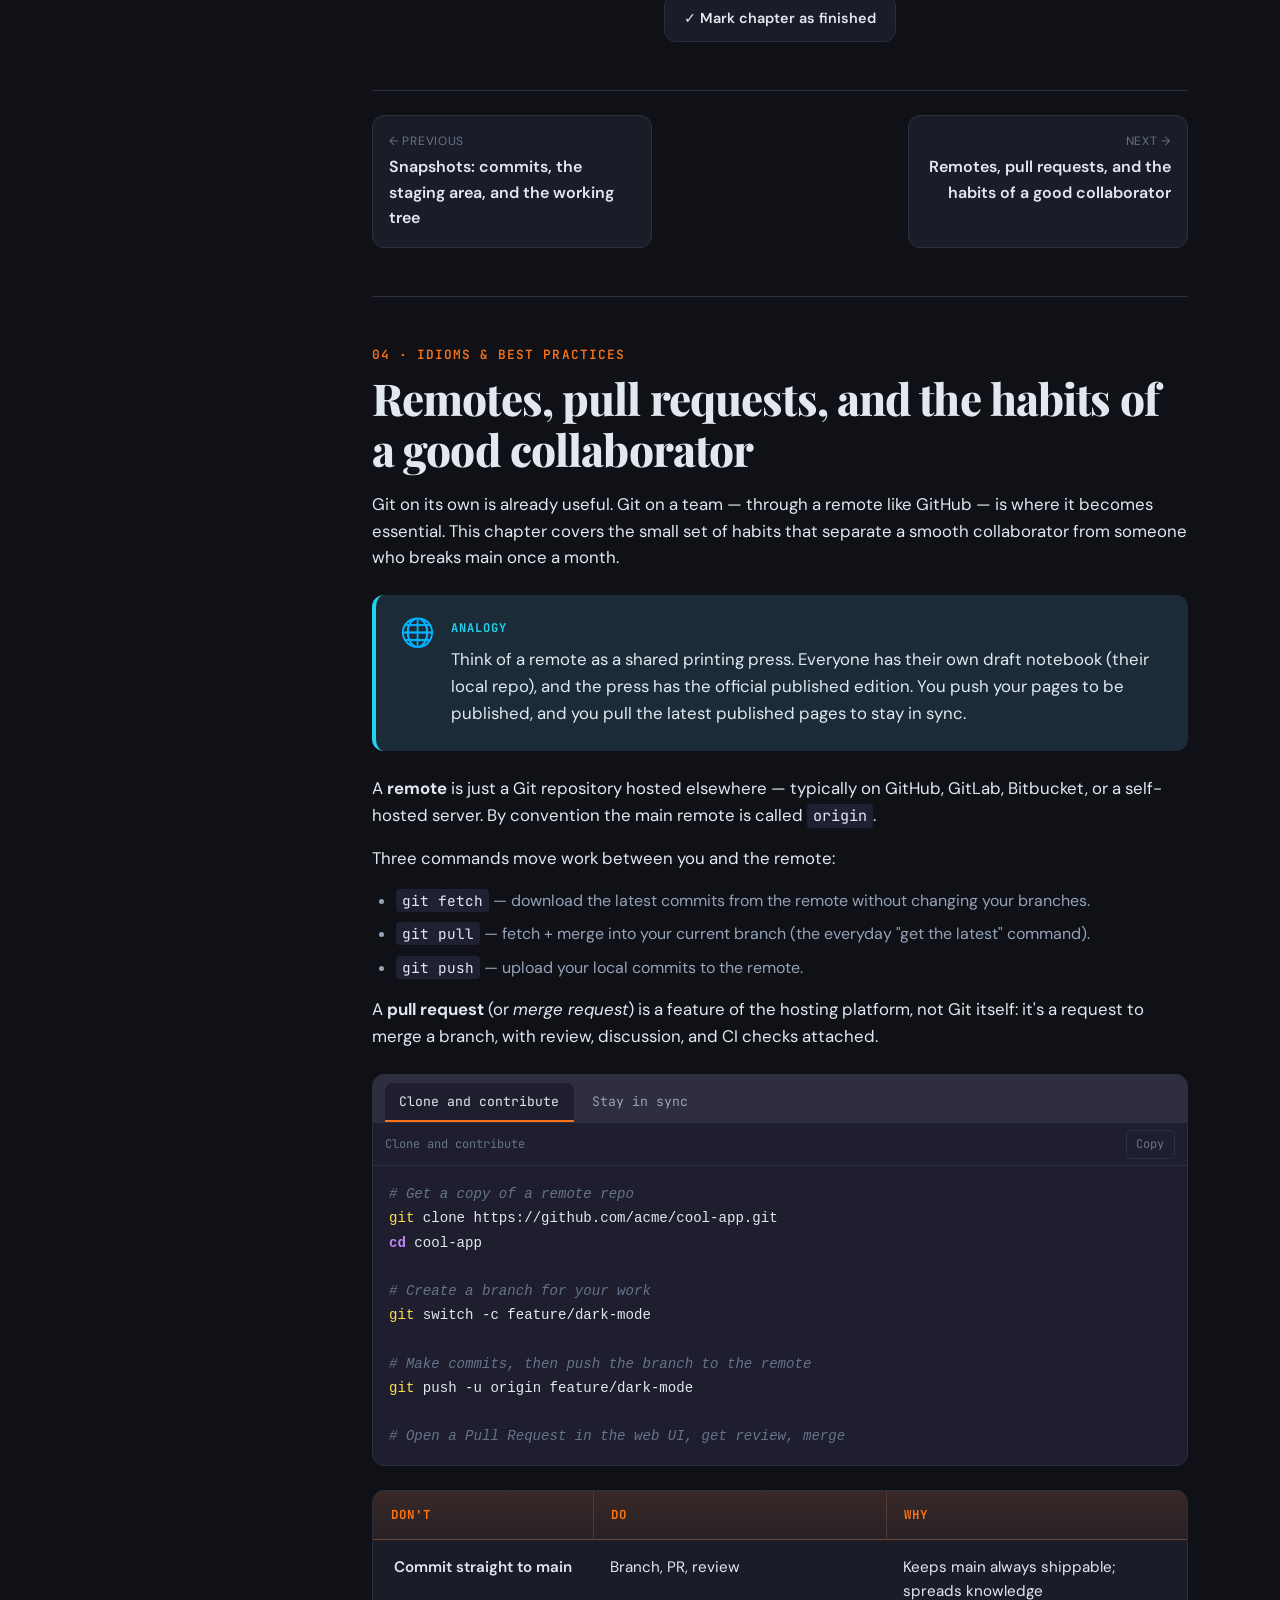
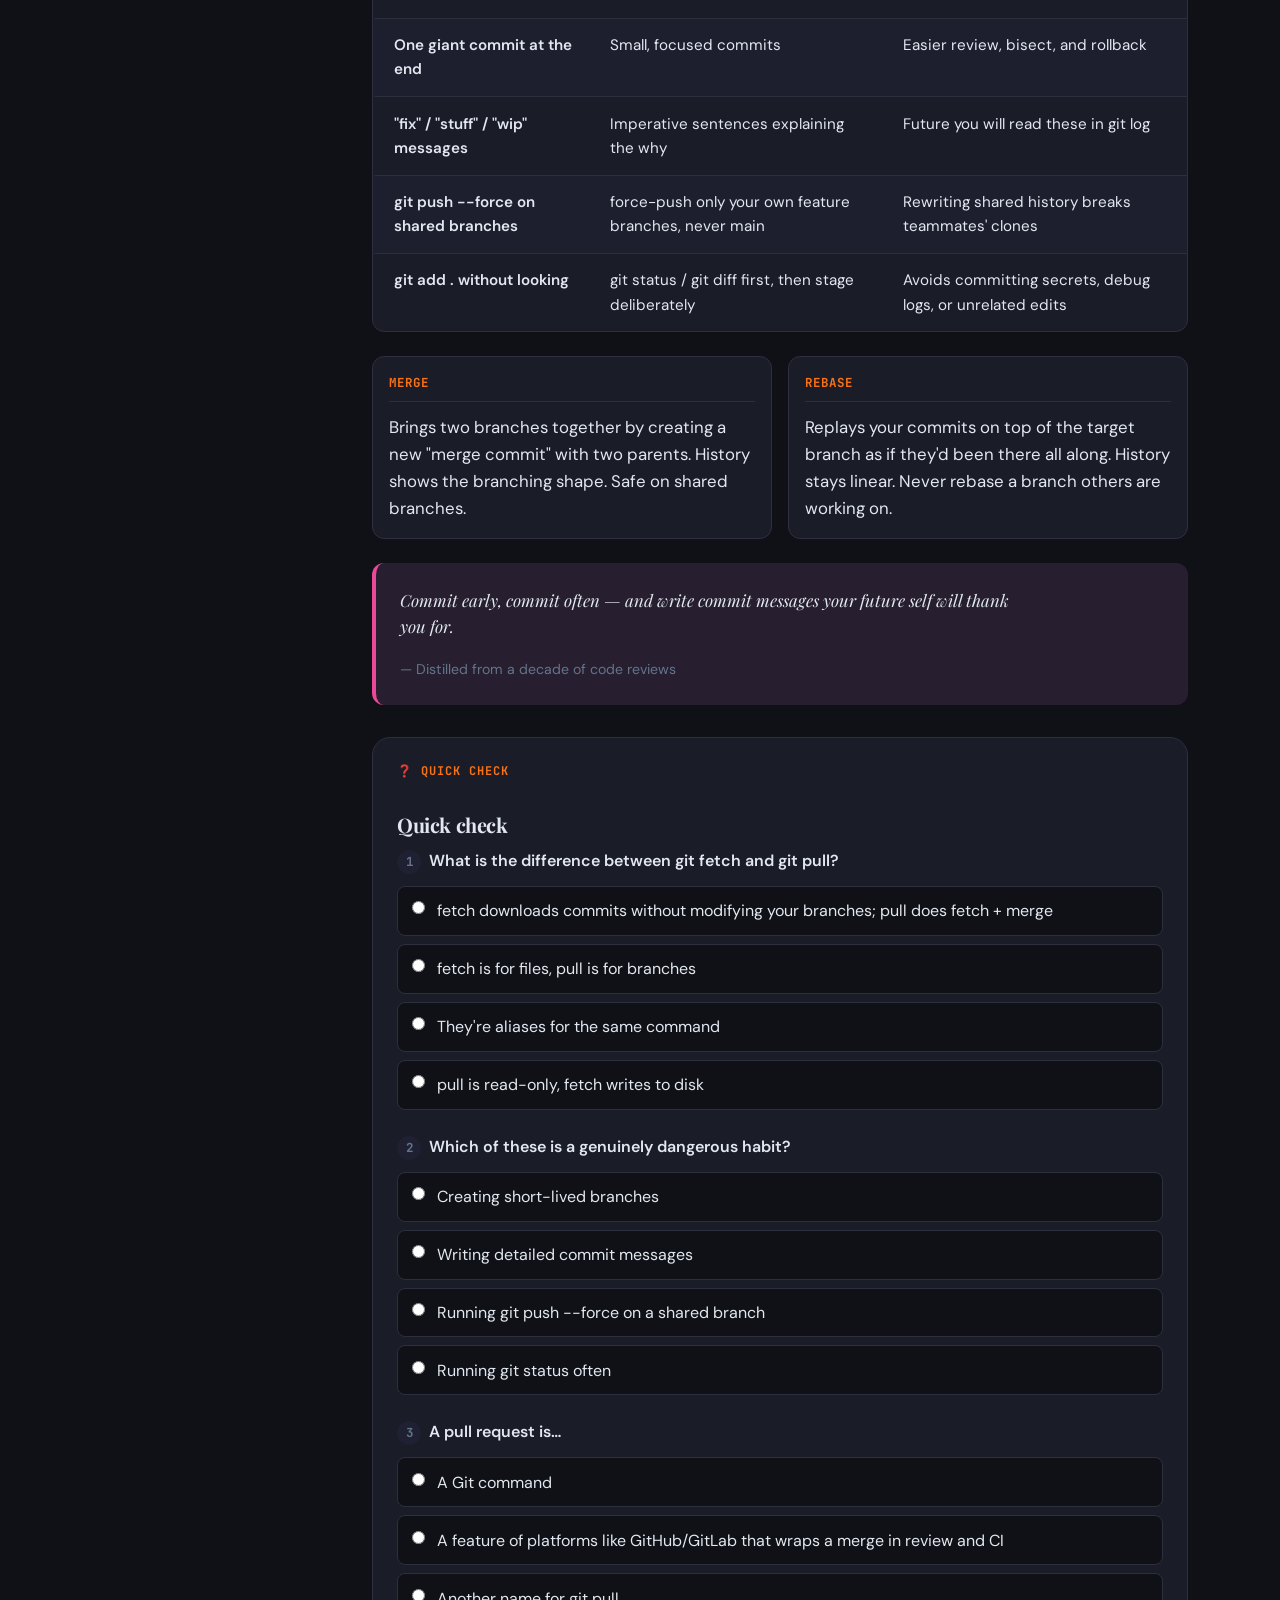
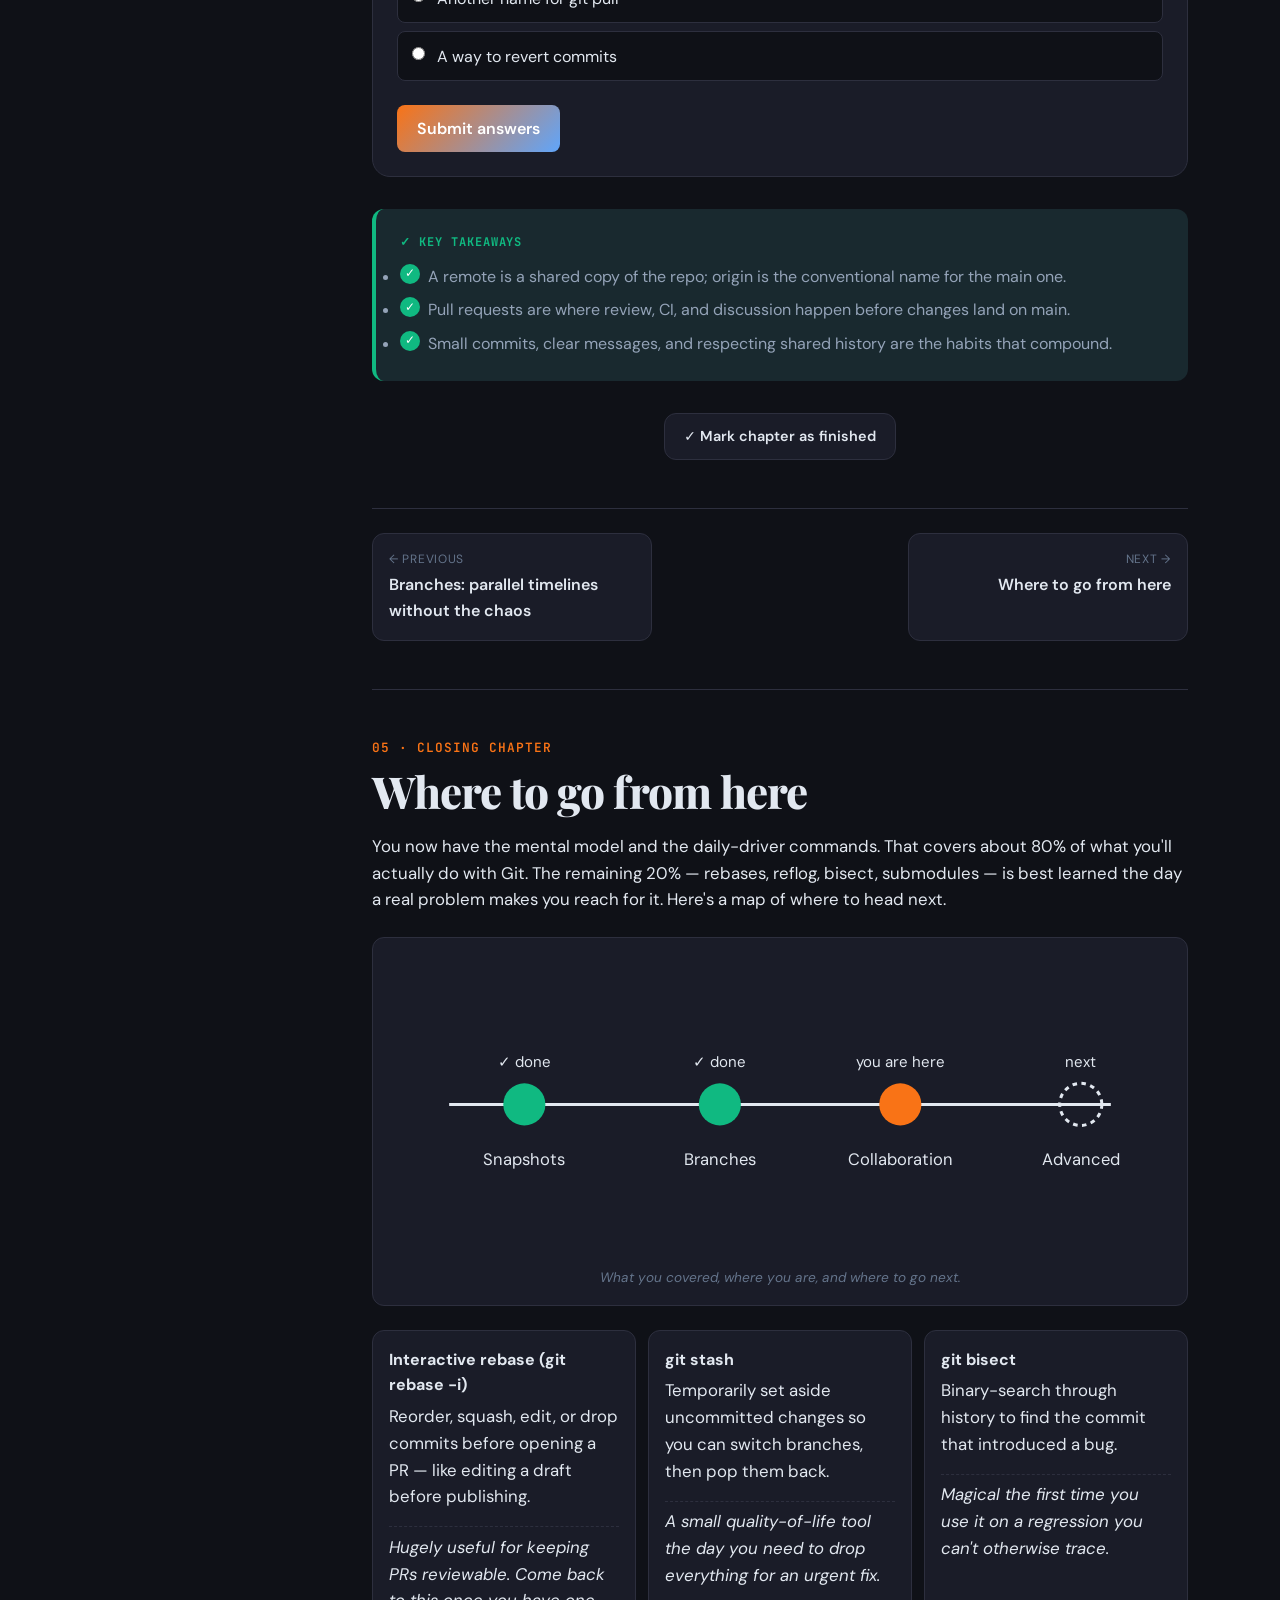
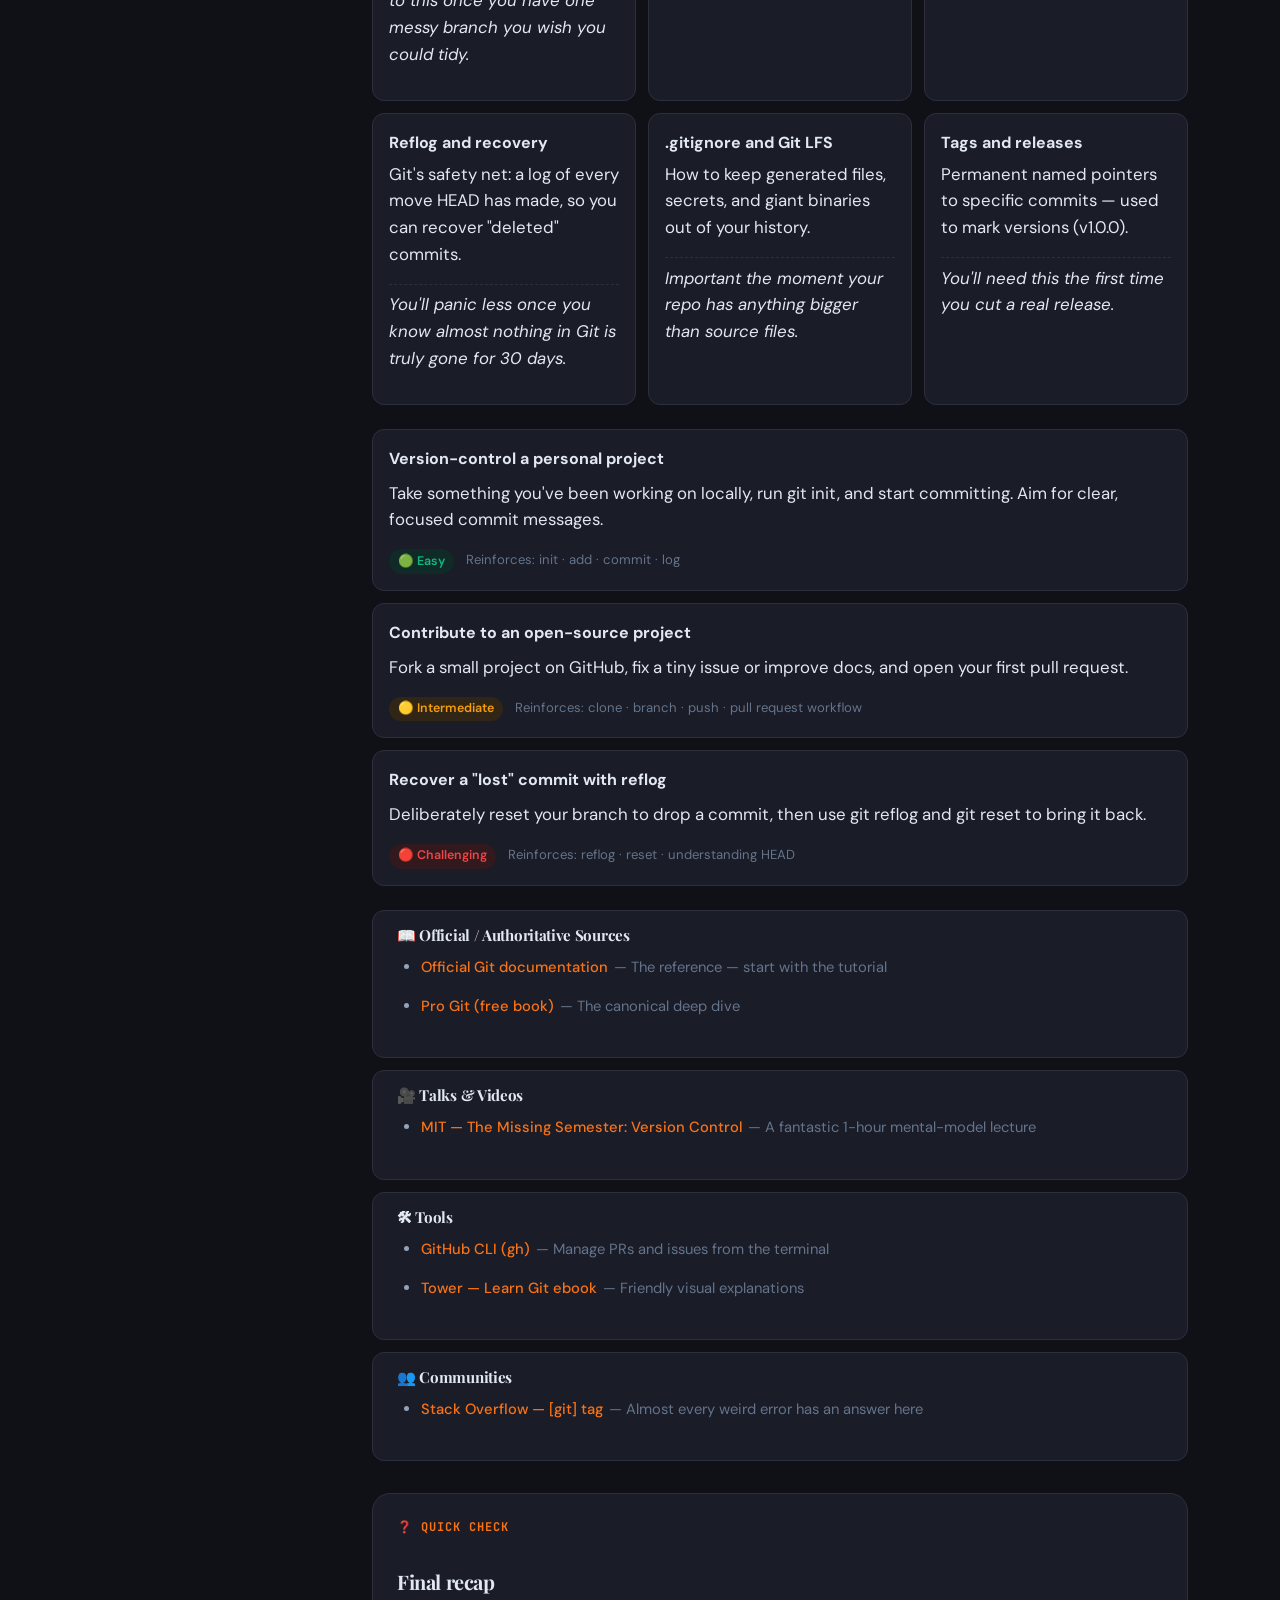
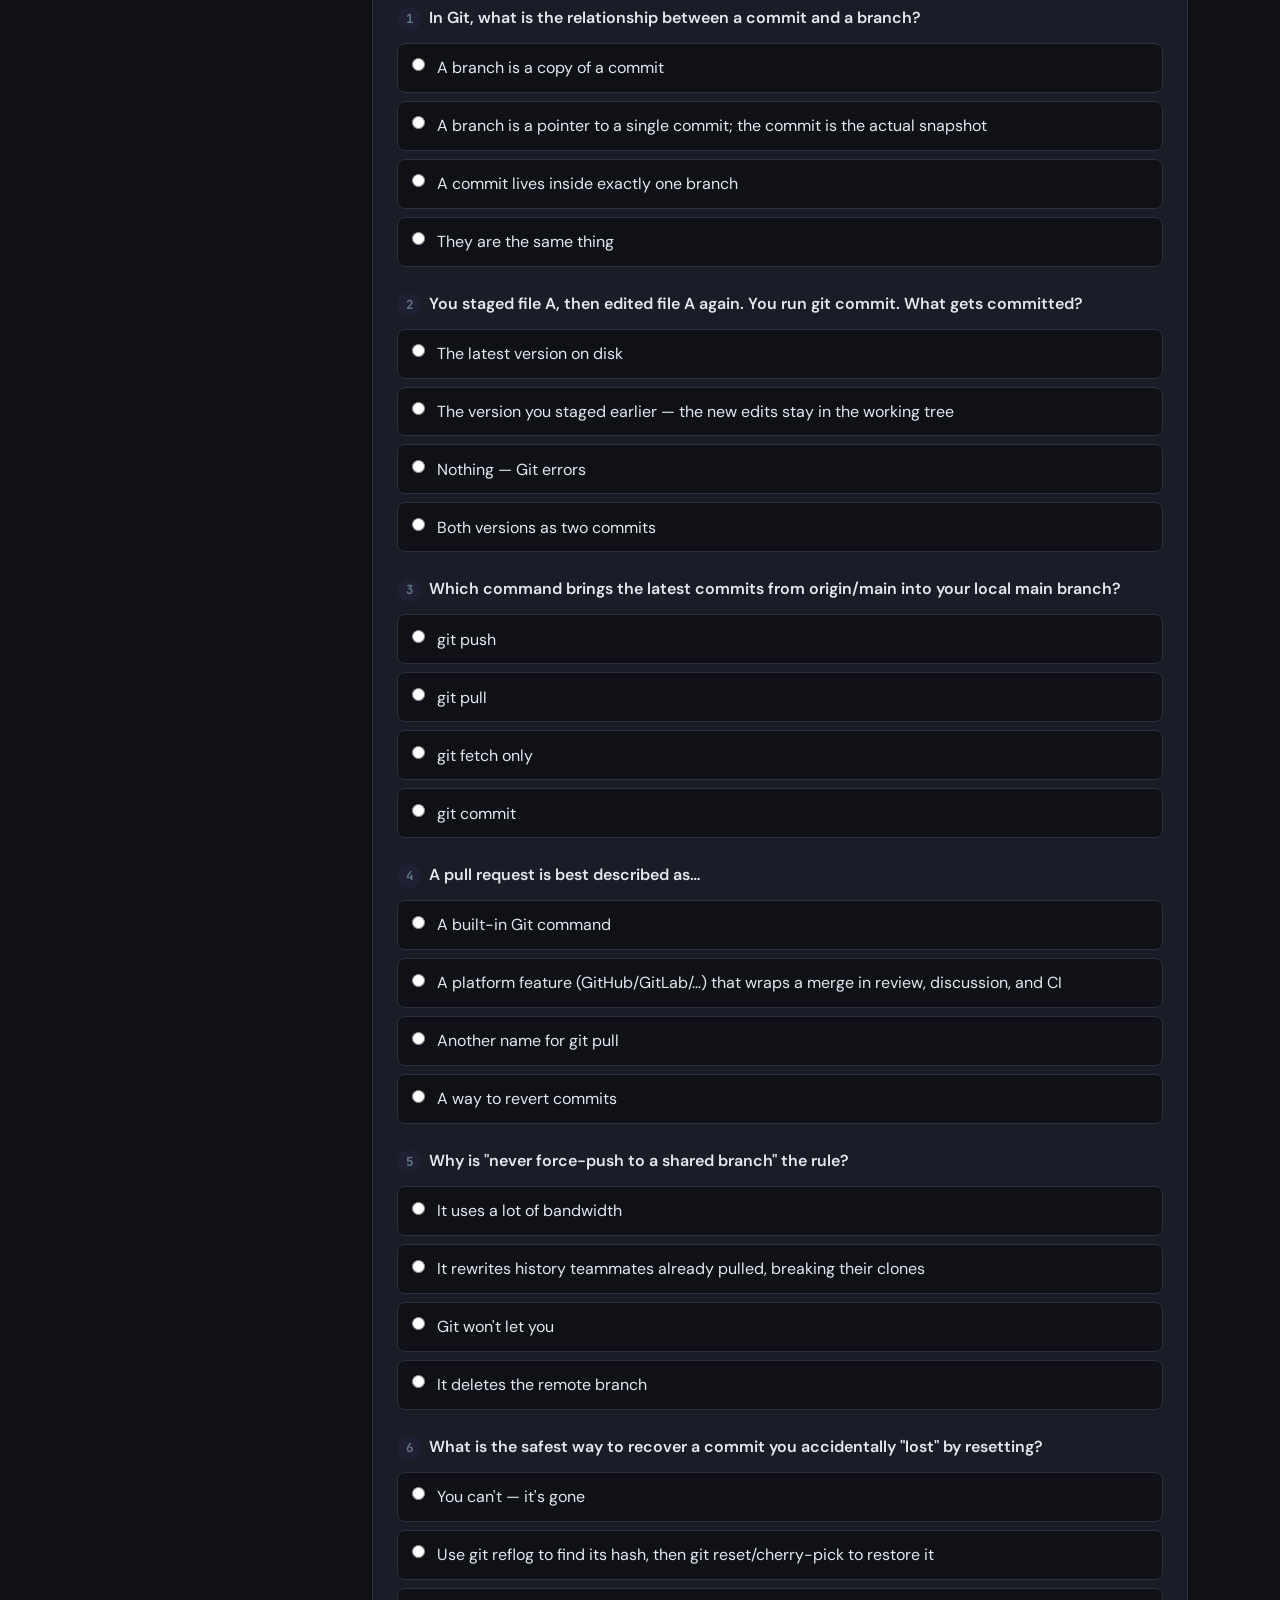
<file: interactive-course/courses/example-course/index.html>
<!doctype html>
<html lang="en">
<head>
  <meta charset="utf-8">
  <meta name="viewport" content="width=device-width, initial-scale=1">
  <title>Git Basics — Crash Course</title>
  <link rel="stylesheet" href="../../shared/css/index.css">
  <link rel="stylesheet" href="./course.css">
</head>
<body data-theme="dark">
  <div id="course-root"></div>
  <script type="module">
    import { boot } from '../../shared/js/boot.js';
    import config from './course.config.js';
    boot(config);
  </script>
</body>
</html>
</file>
<file: interactive-course/shared/css/catalog.css>
:root {
    --font-body: 'DM Sans', system-ui, sans-serif;
    --font-code: 'JetBrains Mono', 'Consolas', monospace;
    --font-display: 'Playfair Display', Georgia, serif;
    --accent: #3b82f6;
    --accent-light: #60a5fa;
    --cyan: #22d3ee;
    --green: #10b981;
    --orange: #f59e0b;
    --pink: #ec4899;
    --transition: 0.3s cubic-bezier(0.4, 0, 0.2, 1);

    --bg: #0f1117;
    --bg-card: #1a1c28;
    --bg-hover: #1f2133;
    --text: #e2e8f0;
    --text-secondary: #94a3b8;
    --text-muted: #64748b;
    --border: #2d2f3e;
    --shadow: rgba(0,0,0,0.4);
  }

  [data-theme="light"] {
    --bg: #f8f9fa;
    --bg-card: #ffffff;
    --bg-hover: #f1f3f5;
    --text: #1a1a2e;
    --text-secondary: #475569;
    --text-muted: #94a3b8;
    --border: #e2e8f0;
    --shadow: rgba(0,0,0,0.08);
  }

  * { margin: 0; padding: 0; box-sizing: border-box; }
  [hidden] { display: none !important; }

  html { scroll-behavior: smooth; }

  body {
    font-family: var(--font-body);
    background: var(--bg);
    color: var(--text);
    line-height: 1.6;
    min-height: 100vh;
    overflow-x: hidden;
    transition: background var(--transition), color var(--transition);
  }

  /* Animated background gradient */
  .bg-gradient {
    position: fixed;
    inset: 0;
    z-index: -1;
    background:
      radial-gradient(ellipse 800px 500px at 10% 0%, rgba(99,102,241,0.15), transparent 60%),
      radial-gradient(ellipse 700px 400px at 90% 20%, rgba(236,72,153,0.12), transparent 60%),
      radial-gradient(ellipse 600px 400px at 50% 100%, rgba(34,211,238,0.10), transparent 60%);
    pointer-events: none;
  }

  [data-theme="light"] .bg-gradient {
    background:
      radial-gradient(ellipse 800px 500px at 10% 0%, rgba(99,102,241,0.08), transparent 60%),
      radial-gradient(ellipse 700px 400px at 90% 20%, rgba(236,72,153,0.06), transparent 60%),
      radial-gradient(ellipse 600px 400px at 50% 100%, rgba(34,211,238,0.05), transparent 60%);
  }

  /* Header */
  header {
    position: sticky;
    top: 0;
    z-index: 100;
    backdrop-filter: blur(20px);
    -webkit-backdrop-filter: blur(20px);
    background: color-mix(in srgb, var(--bg) 75%, transparent);
    border-bottom: 1px solid var(--border);
  }

  .nav {
    max-width: 1200px;
    margin: 0 auto;
    padding: 1.1rem 2rem;
    display: flex;
    justify-content: space-between;
    align-items: center;
  }

  .logo {
    font-family: var(--font-display);
    font-weight: 900;
    font-size: 1.4rem;
    background: linear-gradient(135deg, var(--accent), var(--pink));
    -webkit-background-clip: text;
    -webkit-text-fill-color: transparent;
    background-clip: text;
    letter-spacing: -0.02em;
  }

  .nav-actions { display: flex; gap: 0.6rem; align-items: center; }

  .lang-switch {
    display: inline-flex;
    border: 1px solid var(--border);
    border-radius: 10px;
    overflow: hidden;
    background: var(--bg-card);
  }
  .lang-switch button {
    appearance: none;
    background: transparent;
    border: 0;
    color: var(--text-muted);
    font-family: var(--font-code);
    font-size: 0.78rem;
    font-weight: 700;
    letter-spacing: 0.04em;
    padding: 0.5rem 0.75rem;
    cursor: pointer;
    transition: background var(--transition), color var(--transition);
  }
  .lang-switch button + button { border-left: 1px solid var(--border); }
  .lang-switch button:hover { color: var(--text); background: var(--bg-hover); }
  .lang-switch button[aria-current="true"] {
    background: color-mix(in srgb, var(--accent) 18%, transparent);
    color: var(--accent);
  }

  .theme-toggle {
    background: var(--bg-card);
    border: 1px solid var(--border);
    color: var(--text);
    width: 40px;
    height: 40px;
    border-radius: 10px;
    cursor: pointer;
    display: grid;
    place-items: center;
    transition: all var(--transition);
    font-size: 1.1rem;
  }
  .theme-toggle:hover {
    background: var(--bg-hover);
    border-color: var(--accent);
    transform: translateY(-1px);
  }

  /* Hero */
  .hero {
    max-width: 1200px;
    margin: 0 auto;
    padding: 6rem 2rem 3rem;
    text-align: center;
    position: relative;
  }

  .hero-badge {
    display: inline-flex;
    align-items: center;
    gap: 0.5rem;
    padding: 0.45rem 1rem;
    background: var(--bg-card);
    border: 1px solid var(--border);
    border-radius: 999px;
    font-size: 0.85rem;
    color: var(--text-secondary);
    margin-bottom: 2rem;
    font-weight: 500;
  }
  .hero-badge .dot {
    width: 6px; height: 6px; border-radius: 50%;
    background: var(--green);
    box-shadow: 0 0 12px var(--green);
    animation: pulse 2s ease-in-out infinite;
  }
  @keyframes pulse {
    0%, 100% { opacity: 1; }
    50% { opacity: 0.4; }
  }

  .hero h1 {
    font-family: var(--font-display);
    font-size: clamp(2.5rem, 6vw, 4.5rem);
    font-weight: 900;
    line-height: 1.05;
    letter-spacing: -0.03em;
    margin-bottom: 1.5rem;
  }
  .hero h1 .gradient {
    background: linear-gradient(135deg, var(--accent) 0%, var(--pink) 50%, var(--cyan) 100%);
    -webkit-background-clip: text;
    -webkit-text-fill-color: transparent;
    background-clip: text;
  }

  .hero p {
    font-size: clamp(1.05rem, 2vw, 1.25rem);
    color: var(--text-secondary);
    max-width: 720px;
    margin: 0 auto 2.5rem;
  }

  .hero-stats {
    display: flex;
    justify-content: center;
    gap: 3rem;
    flex-wrap: wrap;
    margin-top: 2.5rem;
  }
  .stat {
    text-align: center;
  }
  .stat-num {
    font-family: var(--font-display);
    font-size: 2.5rem;
    font-weight: 900;
    background: linear-gradient(135deg, var(--accent), var(--cyan));
    -webkit-background-clip: text;
    -webkit-text-fill-color: transparent;
    background-clip: text;
    line-height: 1;
  }
  .stat-label {
    font-size: 0.85rem;
    color: var(--text-muted);
    text-transform: uppercase;
    letter-spacing: 0.08em;
    margin-top: 0.5rem;
  }

  /* Pareto Pledge band */
  .pareto {
    max-width: 1200px;
    margin: 0 auto;
    padding: 1rem 2rem 0;
  }
  .pareto-card {
    background: linear-gradient(135deg, color-mix(in srgb, var(--orange) 14%, var(--bg-card)), color-mix(in srgb, var(--accent) 10%, var(--bg-card)));
    border: 1px solid var(--border);
    border-radius: 22px;
    padding: 2rem 2rem;
    display: grid;
    grid-template-columns: auto 1fr;
    gap: 1.75rem;
    align-items: center;
    position: relative;
    overflow: hidden;
  }
  .pareto-card::before {
    content: '';
    position: absolute;
    top: -40%;
    right: -10%;
    width: 380px;
    height: 380px;
    background: radial-gradient(circle, color-mix(in srgb, var(--orange) 30%, transparent), transparent 70%);
    pointer-events: none;
  }
  .pareto-mark {
    width: 96px;
    height: 96px;
    border-radius: 22px;
    background: linear-gradient(135deg, var(--orange), var(--pink));
    display: grid;
    place-items: center;
    flex-shrink: 0;
    box-shadow: 0 12px 32px color-mix(in srgb, var(--orange) 35%, transparent);
    position: relative;
  }
  .pareto-mark .pct {
    font-family: var(--font-display);
    font-weight: 900;
    color: white;
    line-height: 1;
    text-align: center;
  }
  .pareto-mark .pct-big { font-size: 1.5rem; }
  .pareto-mark .pct-slash { opacity: 0.6; font-size: 0.9rem; margin: 0 0.15rem; }
  .pareto-content { position: relative; z-index: 1; }
  .pareto-content h2 {
    font-family: var(--font-display);
    font-size: clamp(1.3rem, 2.4vw, 1.65rem);
    font-weight: 800;
    margin-bottom: 0.5rem;
    letter-spacing: -0.01em;
  }
  .pareto-content h2 .accent {
    background: linear-gradient(135deg, var(--orange), var(--pink));
    -webkit-background-clip: text;
    -webkit-text-fill-color: transparent;
    background-clip: text;
  }
  .pareto-content p {
    color: var(--text-secondary);
    font-size: 0.98rem;
    margin-bottom: 1rem;
    max-width: 760px;
  }
  .pareto-pillars {
    display: flex;
    gap: 0.75rem;
    flex-wrap: wrap;
  }
  .pillar {
    display: inline-flex;
    align-items: center;
    gap: 0.45rem;
    padding: 0.4rem 0.85rem;
    background: var(--bg);
    border: 1px solid var(--border);
    border-radius: 999px;
    font-size: 0.82rem;
    font-weight: 600;
    color: var(--text-secondary);
  }
  .pillar svg { width: 14px; height: 14px; color: var(--orange); }
  @media (max-width: 720px) {
    .pareto-card { grid-template-columns: 1fr; padding: 1.5rem; }
    .pareto-mark { width: 72px; height: 72px; }
    .pareto-mark .pct-big { font-size: 1.15rem; }
  }

  /* Filters */
  .filters {
    max-width: 1200px;
    margin: 0 auto;
    padding: 2.5rem 2rem 0.5rem;
    display: flex;
    gap: 1rem;
    align-items: center;
    flex-wrap: wrap;
  }

  .search {
    flex: 1;
    min-width: 240px;
    position: relative;
  }
  .search input {
    width: 100%;
    padding: 0.85rem 1rem 0.85rem 2.75rem;
    background: var(--bg-card);
    border: 1px solid var(--border);
    border-radius: 12px;
    color: var(--text);
    font-family: inherit;
    font-size: 0.95rem;
    transition: all var(--transition);
  }
  .search input:focus {
    outline: none;
    border-color: var(--accent);
    box-shadow: 0 0 0 3px color-mix(in srgb, var(--accent) 20%, transparent);
  }
  .search-icon {
    position: absolute;
    left: 1rem;
    top: 50%;
    transform: translateY(-50%);
    color: var(--text-muted);
    pointer-events: none;
  }

  .filter-chips { display: flex; gap: 0.5rem; flex-wrap: wrap; }

  .chip {
    padding: 0.55rem 1rem;
    background: var(--bg-card);
    border: 1px solid var(--border);
    border-radius: 999px;
    color: var(--text-secondary);
    font-family: inherit;
    font-size: 0.85rem;
    font-weight: 500;
    cursor: pointer;
    transition: all var(--transition);
  }
  .chip:hover { border-color: var(--accent); color: var(--text); }
  .chip.active {
    background: linear-gradient(135deg, var(--accent), var(--accent-light));
    border-color: transparent;
    color: white;
  }

  /* Catalog grid container */
  .catalog {
    max-width: 1200px;
    margin: 0 auto;
    padding: 1.5rem 2rem 5rem;
  }

  /* ============================================
     Drawer — subject categories
     Hidden by default on all screens. Slides in
     from the left when the burger is tapped.
     ============================================ */
  .cat-sidebar {
    position: fixed;
    left: 0;
    top: 0;
    bottom: 0;
    z-index: 60;
    width: min(340px, 88vw);
    background: color-mix(in srgb, var(--bg-card) 94%, transparent);
    backdrop-filter: blur(28px) saturate(140%);
    -webkit-backdrop-filter: blur(28px) saturate(140%);
    border-right: 1px solid var(--border);
    border-radius: 0 24px 24px 0;
    padding: 1.5rem 1.1rem 1.25rem;
    box-shadow: 24px 0 60px -20px var(--shadow), 0 0 0 1px color-mix(in srgb, var(--accent) 6%, transparent);
    overflow-y: auto;
    overflow-x: hidden;
    transform: translateX(-105%);
    transition: transform 0.42s cubic-bezier(0.32, 0.72, 0, 1);
    display: flex;
    flex-direction: column;
  }
  .cat-sidebar.is-open { transform: translateX(0); }

  /* Decorative gradient halo at top */
  .cat-sidebar::before {
    content: '';
    position: absolute;
    top: -30%;
    left: -20%;
    width: 320px;
    height: 320px;
    background: radial-gradient(circle, color-mix(in srgb, var(--accent) 28%, transparent), transparent 65%);
    pointer-events: none;
    filter: blur(40px);
    z-index: 0;
  }
  .cat-sidebar::after {
    content: '';
    position: absolute;
    bottom: -25%;
    right: -25%;
    width: 280px;
    height: 280px;
    background: radial-gradient(circle, color-mix(in srgb, var(--pink) 22%, transparent), transparent 65%);
    pointer-events: none;
    filter: blur(40px);
    z-index: 0;
  }

  .cat-sidebar-header {
    position: relative;
    z-index: 1;
    display: flex;
    align-items: center;
    justify-content: space-between;
    padding: 0.1rem 0.4rem 1.1rem;
    border-bottom: 1px solid color-mix(in srgb, var(--border) 60%, transparent);
    margin-bottom: 1rem;
  }
  .cat-sidebar-title {
    font-family: var(--font-display);
    font-size: 1.4rem;
    font-weight: 800;
    letter-spacing: -0.01em;
    color: var(--text);
    text-transform: none;
    padding: 0;
    background: linear-gradient(135deg, var(--accent), var(--pink));
    -webkit-background-clip: text;
    -webkit-text-fill-color: transparent;
    background-clip: text;
  }
  .cat-sidebar-close {
    appearance: none;
    background: var(--bg-hover);
    border: 1px solid var(--border);
    color: var(--text-secondary);
    width: 36px;
    height: 36px;
    border-radius: 10px;
    cursor: pointer;
    display: grid;
    place-items: center;
    transition: all var(--transition);
  }
  .cat-sidebar-close:hover {
    color: var(--text);
    border-color: var(--accent);
    transform: rotate(90deg);
  }
  .cat-sidebar-close svg { width: 16px; height: 16px; }

  .cat-sidebar-nav {
    position: relative;
    z-index: 1;
    display: flex;
    flex-direction: column;
    gap: 0.4rem;
  }
  .cat-nav-item {
    appearance: none;
    width: 100%;
    background: transparent;
    border: 1px solid transparent;
    color: var(--text-secondary);
    font: inherit;
    font-weight: 500;
    text-align: left;
    padding: 0.7rem 0.8rem;
    border-radius: 14px;
    cursor: pointer;
    display: grid;
    grid-template-columns: 38px 1fr auto;
    gap: 0.85rem;
    align-items: center;
    transition: background var(--transition), color var(--transition), border-color var(--transition), transform var(--transition);
    position: relative;
    overflow: hidden;
  }
  /* Colorful icon tile per category */
  .cat-nav-icon {
    width: 38px;
    height: 38px;
    border-radius: 11px;
    display: grid;
    place-items: center;
    background: linear-gradient(135deg, var(--tile-from, var(--accent)), var(--tile-to, var(--pink)));
    box-shadow: 0 6px 16px -6px color-mix(in srgb, var(--tile-from, var(--accent)) 60%, transparent);
    transition: transform var(--transition), box-shadow var(--transition);
  }
  .cat-nav-icon svg { width: 18px; height: 18px; color: white; opacity: 0.95; }
  .cat-nav-label {
    font-size: 0.95rem;
    font-weight: 600;
    letter-spacing: -0.005em;
  }
  .cat-nav-item:hover {
    background: var(--bg-hover);
    color: var(--text);
    transform: translateX(2px);
  }
  .cat-nav-item:hover .cat-nav-icon {
    transform: scale(1.06) rotate(-3deg);
  }
  .cat-nav-item.active {
    background: linear-gradient(135deg, color-mix(in srgb, var(--tile-from, var(--accent)) 18%, transparent), color-mix(in srgb, var(--tile-to, var(--pink)) 12%, transparent));
    border-color: color-mix(in srgb, var(--tile-from, var(--accent)) 40%, transparent);
    color: var(--text);
  }
  .cat-nav-item.active .cat-nav-icon {
    box-shadow: 0 8px 22px -6px color-mix(in srgb, var(--tile-from, var(--accent)) 75%, transparent);
  }
  .cat-nav-count {
    font-family: var(--font-code);
    font-size: 0.72rem;
    font-weight: 700;
    color: var(--text-muted);
    background: color-mix(in srgb, var(--bg) 70%, transparent);
    border: 1px solid var(--border);
    padding: 0.15rem 0.5rem;
    border-radius: 999px;
    min-width: 1.7rem;
    text-align: center;
    transition: all var(--transition);
  }
  .cat-nav-item.active .cat-nav-count {
    color: white;
    background: linear-gradient(135deg, var(--tile-from, var(--accent)), var(--tile-to, var(--pink)));
    border-color: transparent;
    box-shadow: 0 4px 12px -4px color-mix(in srgb, var(--tile-from, var(--accent)) 70%, transparent);
  }

  /* Footer hint inside drawer */
  .cat-sidebar-hint {
    position: relative;
    z-index: 1;
    margin-top: auto;
    padding-top: 1.25rem;
    font-size: 0.78rem;
    color: var(--text-muted);
    line-height: 1.5;
    padding-left: 0.4rem;
    padding-right: 0.4rem;
  }
  .cat-sidebar-hint kbd {
    font-family: var(--font-code);
    font-size: 0.7rem;
    background: var(--bg-hover);
    border: 1px solid var(--border);
    border-bottom-width: 2px;
    border-radius: 5px;
    padding: 0.1rem 0.4rem;
    color: var(--text-secondary);
  }

  /* Burger button — always visible */
  .cat-sidebar-toggle {
    appearance: none;
    background: var(--bg-card);
    border: 1px solid var(--border);
    color: var(--text);
    width: 40px;
    height: 40px;
    border-radius: 10px;
    cursor: pointer;
    display: grid;
    place-items: center;
    transition: all var(--transition);
    margin-right: 0.6rem;
  }
  .cat-sidebar-toggle:hover {
    background: var(--bg-hover);
    border-color: var(--accent);
    transform: translateY(-1px);
  }
  .cat-sidebar-toggle svg { width: 20px; height: 20px; }

  /* Backdrop overlay */
  .cat-sidebar-backdrop {
    position: fixed;
    inset: 0;
    background: rgba(8, 10, 20, 0.55);
    backdrop-filter: blur(4px);
    -webkit-backdrop-filter: blur(4px);
    z-index: 55;
    opacity: 0;
    transition: opacity 0.32s ease;
  }
  .cat-sidebar-backdrop:not([hidden]) { opacity: 1; }

  /* Course cards */
  .grid {
    display: grid;
    grid-template-columns: repeat(auto-fill, minmax(340px, 1fr));
    gap: 1.5rem;
  }

  .card {
    position: relative;
    background: var(--bg-card);
    border: 1px solid var(--border);
    border-radius: 20px;
    overflow: hidden;
    transition: all var(--transition);
    text-decoration: none;
    color: inherit;
    display: flex;
    flex-direction: column;
    cursor: pointer;
    isolation: isolate;
  }

  .card::before {
    content: '';
    position: absolute;
    inset: 0;
    background: linear-gradient(135deg, var(--card-from, var(--accent)), var(--card-to, var(--pink)));
    opacity: 0;
    transition: opacity var(--transition);
    z-index: -1;
  }

  .card:hover {
    transform: translateY(-6px);
    border-color: transparent;
    box-shadow: 0 20px 60px var(--shadow), 0 0 0 1px color-mix(in srgb, var(--card-from, var(--accent)) 40%, transparent);
  }

  .card-header {
    padding: 1.5rem 1.5rem 0;
    position: relative;
  }

  .card-icon {
    width: 64px;
    height: 64px;
    border-radius: 16px;
    background: linear-gradient(135deg, var(--card-from, var(--accent)), var(--card-to, var(--pink)));
    display: grid;
    place-items: center;
    margin-bottom: 1.25rem;
    box-shadow: 0 8px 24px color-mix(in srgb, var(--card-from, var(--accent)) 35%, transparent);
    transition: transform var(--transition);
  }
  .card:hover .card-icon { transform: scale(1.05) rotate(-3deg); }

  .card-icon svg { width: 36px; height: 36px; color: white; }

  .card-level {
    position: absolute;
    top: 1.5rem;
    right: 1.5rem;
    padding: 0.3rem 0.7rem;
    background: var(--bg);
    border: 1px solid var(--border);
    border-radius: 999px;
    font-size: 0.7rem;
    font-weight: 600;
    text-transform: uppercase;
    letter-spacing: 0.05em;
    color: var(--text-secondary);
  }

  .card-body {
    padding: 0 1.5rem 1.5rem;
    flex: 1;
    display: flex;
    flex-direction: column;
  }

  .card h3 {
    font-family: var(--font-display);
    font-size: 1.5rem;
    font-weight: 700;
    line-height: 1.2;
    margin-bottom: 0.6rem;
    letter-spacing: -0.01em;
  }

  .card-desc {
    color: var(--text-secondary);
    font-size: 0.95rem;
    line-height: 1.55;
    margin-bottom: 1.25rem;
    flex: 1;
  }

  .card-meta {
    display: flex;
    gap: 1.25rem;
    margin-bottom: 1.25rem;
    padding-bottom: 1.25rem;
    border-bottom: 1px dashed var(--border);
    font-size: 0.85rem;
    color: var(--text-muted);
    flex-wrap: wrap;
  }
  .card-meta span { display: flex; align-items: center; gap: 0.4rem; }
  .card-meta svg { width: 14px; height: 14px; opacity: 0.7; }

  .card-tags {
    display: flex;
    gap: 0.4rem;
    flex-wrap: wrap;
    margin-bottom: 1.25rem;
  }
  .tag {
    padding: 0.3rem 0.7rem;
    background: var(--bg-hover);
    border: 1px solid var(--border);
    border-radius: 6px;
    font-family: var(--font-code);
    font-size: 0.72rem;
    font-weight: 600;
    color: var(--text-secondary);
  }

  .card-cta {
    display: inline-flex;
    align-items: center;
    gap: 0.5rem;
    color: var(--card-from, var(--accent));
    font-weight: 600;
    font-size: 0.95rem;
    margin-top: auto;
    transition: gap var(--transition);
  }
  .card:hover .card-cta { gap: 0.85rem; }
  .card-cta svg { width: 16px; height: 16px; }

  .empty {
    text-align: center;
    padding: 4rem 2rem;
    color: var(--text-muted);
  }
  .empty h3 { font-size: 1.2rem; margin-bottom: 0.5rem; color: var(--text-secondary); }

  /* Footer */
  footer {
    border-top: 1px solid var(--border);
    padding: 2rem;
    text-align: center;
    color: var(--text-muted);
    font-size: 0.9rem;
  }
  footer a { color: var(--accent); text-decoration: none; }
  footer a:hover { text-decoration: underline; }

  @media (max-width: 640px) {
    .hero { padding: 4rem 1.25rem 2rem; }
    .hero-stats { gap: 2rem; }
    .filters, .catalog, .pareto { padding-left: 1.25rem; padding-right: 1.25rem; }
    .nav { padding: 1rem 1.25rem; }
    .grid { grid-template-columns: 1fr; }
  }
</file>
<file: skills/interactive-course/shared/css/catalog.css>
:root {
    --font-body: 'DM Sans', system-ui, sans-serif;
    --font-code: 'JetBrains Mono', 'Consolas', monospace;
    --font-display: 'Playfair Display', Georgia, serif;
    --accent: #3b82f6;
    --accent-light: #60a5fa;
    --cyan: #22d3ee;
    --green: #10b981;
    --orange: #f59e0b;
    --pink: #ec4899;
    --transition: 0.3s cubic-bezier(0.4, 0, 0.2, 1);

    --bg: #0f1117;
    --bg-card: #1a1c28;
    --bg-hover: #1f2133;
    --text: #e2e8f0;
    --text-secondary: #94a3b8;
    --text-muted: #64748b;
    --border: #2d2f3e;
    --shadow: rgba(0,0,0,0.4);
  }

  [data-theme="light"] {
    --bg: #f8f9fa;
    --bg-card: #ffffff;
    --bg-hover: #f1f3f5;
    --text: #1a1a2e;
    --text-secondary: #475569;
    --text-muted: #94a3b8;
    --border: #e2e8f0;
    --shadow: rgba(0,0,0,0.08);
  }

  * { margin: 0; padding: 0; box-sizing: border-box; }
  [hidden] { display: none !important; }

  html { scroll-behavior: smooth; }

  body {
    font-family: var(--font-body);
    background: var(--bg);
    color: var(--text);
    line-height: 1.6;
    min-height: 100vh;
    overflow-x: hidden;
    transition: background var(--transition), color var(--transition);
  }

  /* Animated background gradient */
  .bg-gradient {
    position: fixed;
    inset: 0;
    z-index: -1;
    background:
      radial-gradient(ellipse 800px 500px at 10% 0%, rgba(99,102,241,0.15), transparent 60%),
      radial-gradient(ellipse 700px 400px at 90% 20%, rgba(236,72,153,0.12), transparent 60%),
      radial-gradient(ellipse 600px 400px at 50% 100%, rgba(34,211,238,0.10), transparent 60%);
    pointer-events: none;
  }

  [data-theme="light"] .bg-gradient {
    background:
      radial-gradient(ellipse 800px 500px at 10% 0%, rgba(99,102,241,0.08), transparent 60%),
      radial-gradient(ellipse 700px 400px at 90% 20%, rgba(236,72,153,0.06), transparent 60%),
      radial-gradient(ellipse 600px 400px at 50% 100%, rgba(34,211,238,0.05), transparent 60%);
  }

  /* Header */
  header {
    position: sticky;
    top: 0;
    z-index: 100;
    backdrop-filter: blur(20px);
    -webkit-backdrop-filter: blur(20px);
    background: color-mix(in srgb, var(--bg) 75%, transparent);
    border-bottom: 1px solid var(--border);
  }

  .nav {
    max-width: 1200px;
    margin: 0 auto;
    padding: 1.1rem 2rem;
    display: flex;
    justify-content: space-between;
    align-items: center;
  }

  .logo {
    font-family: var(--font-display);
    font-weight: 900;
    font-size: 1.4rem;
    background: linear-gradient(135deg, var(--accent), var(--pink));
    -webkit-background-clip: text;
    -webkit-text-fill-color: transparent;
    background-clip: text;
    letter-spacing: -0.02em;
  }

  .nav-actions { display: flex; gap: 0.6rem; align-items: center; }

  .lang-switch {
    display: inline-flex;
    border: 1px solid var(--border);
    border-radius: 10px;
    overflow: hidden;
    background: var(--bg-card);
  }
  .lang-switch button {
    appearance: none;
    background: transparent;
    border: 0;
    color: var(--text-muted);
    font-family: var(--font-code);
    font-size: 0.78rem;
    font-weight: 700;
    letter-spacing: 0.04em;
    padding: 0.5rem 0.75rem;
    cursor: pointer;
    transition: background var(--transition), color var(--transition);
  }
  .lang-switch button + button { border-left: 1px solid var(--border); }
  .lang-switch button:hover { color: var(--text); background: var(--bg-hover); }
  .lang-switch button[aria-current="true"] {
    background: color-mix(in srgb, var(--accent) 18%, transparent);
    color: var(--accent);
  }

  .theme-toggle {
    background: var(--bg-card);
    border: 1px solid var(--border);
    color: var(--text);
    width: 40px;
    height: 40px;
    border-radius: 10px;
    cursor: pointer;
    display: grid;
    place-items: center;
    transition: all var(--transition);
    font-size: 1.1rem;
  }
  .theme-toggle:hover {
    background: var(--bg-hover);
    border-color: var(--accent);
    transform: translateY(-1px);
  }

  /* Hero */
  .hero {
    max-width: 1200px;
    margin: 0 auto;
    padding: 6rem 2rem 3rem;
    text-align: center;
    position: relative;
  }

  .hero-badge {
    display: inline-flex;
    align-items: center;
    gap: 0.5rem;
    padding: 0.45rem 1rem;
    background: var(--bg-card);
    border: 1px solid var(--border);
    border-radius: 999px;
    font-size: 0.85rem;
    color: var(--text-secondary);
    margin-bottom: 2rem;
    font-weight: 500;
  }
  .hero-badge .dot {
    width: 6px; height: 6px; border-radius: 50%;
    background: var(--green);
    box-shadow: 0 0 12px var(--green);
    animation: pulse 2s ease-in-out infinite;
  }
  @keyframes pulse {
    0%, 100% { opacity: 1; }
    50% { opacity: 0.4; }
  }

  .hero h1 {
    font-family: var(--font-display);
    font-size: clamp(2.5rem, 6vw, 4.5rem);
    font-weight: 900;
    line-height: 1.05;
    letter-spacing: -0.03em;
    margin-bottom: 1.5rem;
  }
  .hero h1 .gradient {
    background: linear-gradient(135deg, var(--accent) 0%, var(--pink) 50%, var(--cyan) 100%);
    -webkit-background-clip: text;
    -webkit-text-fill-color: transparent;
    background-clip: text;
  }

  .hero p {
    font-size: clamp(1.05rem, 2vw, 1.25rem);
    color: var(--text-secondary);
    max-width: 720px;
    margin: 0 auto 2.5rem;
  }

  .hero-stats {
    display: flex;
    justify-content: center;
    gap: 3rem;
    flex-wrap: wrap;
    margin-top: 2.5rem;
  }
  .stat {
    text-align: center;
  }
  .stat-num {
    font-family: var(--font-display);
    font-size: 2.5rem;
    font-weight: 900;
    background: linear-gradient(135deg, var(--accent), var(--cyan));
    -webkit-background-clip: text;
    -webkit-text-fill-color: transparent;
    background-clip: text;
    line-height: 1;
  }
  .stat-label {
    font-size: 0.85rem;
    color: var(--text-muted);
    text-transform: uppercase;
    letter-spacing: 0.08em;
    margin-top: 0.5rem;
  }

  /* Pareto Pledge band */
  .pareto {
    max-width: 1200px;
    margin: 0 auto;
    padding: 1rem 2rem 0;
  }
  .pareto-card {
    background: linear-gradient(135deg, color-mix(in srgb, var(--orange) 14%, var(--bg-card)), color-mix(in srgb, var(--accent) 10%, var(--bg-card)));
    border: 1px solid var(--border);
    border-radius: 22px;
    padding: 2rem 2rem;
    display: grid;
    grid-template-columns: auto 1fr;
    gap: 1.75rem;
    align-items: center;
    position: relative;
    overflow: hidden;
  }
  .pareto-card::before {
    content: '';
    position: absolute;
    top: -40%;
    right: -10%;
    width: 380px;
    height: 380px;
    background: radial-gradient(circle, color-mix(in srgb, var(--orange) 30%, transparent), transparent 70%);
    pointer-events: none;
  }
  .pareto-mark {
    width: 96px;
    height: 96px;
    border-radius: 22px;
    background: linear-gradient(135deg, var(--orange), var(--pink));
    display: grid;
    place-items: center;
    flex-shrink: 0;
    box-shadow: 0 12px 32px color-mix(in srgb, var(--orange) 35%, transparent);
    position: relative;
  }
  .pareto-mark .pct {
    font-family: var(--font-display);
    font-weight: 900;
    color: white;
    line-height: 1;
    text-align: center;
  }
  .pareto-mark .pct-big { font-size: 1.5rem; }
  .pareto-mark .pct-slash { opacity: 0.6; font-size: 0.9rem; margin: 0 0.15rem; }
  .pareto-content { position: relative; z-index: 1; }
  .pareto-content h2 {
    font-family: var(--font-display);
    font-size: clamp(1.3rem, 2.4vw, 1.65rem);
    font-weight: 800;
    margin-bottom: 0.5rem;
    letter-spacing: -0.01em;
  }
  .pareto-content h2 .accent {
    background: linear-gradient(135deg, var(--orange), var(--pink));
    -webkit-background-clip: text;
    -webkit-text-fill-color: transparent;
    background-clip: text;
  }
  .pareto-content p {
    color: var(--text-secondary);
    font-size: 0.98rem;
    margin-bottom: 1rem;
    max-width: 760px;
  }
  .pareto-pillars {
    display: flex;
    gap: 0.75rem;
    flex-wrap: wrap;
  }
  .pillar {
    display: inline-flex;
    align-items: center;
    gap: 0.45rem;
    padding: 0.4rem 0.85rem;
    background: var(--bg);
    border: 1px solid var(--border);
    border-radius: 999px;
    font-size: 0.82rem;
    font-weight: 600;
    color: var(--text-secondary);
  }
  .pillar svg { width: 14px; height: 14px; color: var(--orange); }
  @media (max-width: 720px) {
    .pareto-card { grid-template-columns: 1fr; padding: 1.5rem; }
    .pareto-mark { width: 72px; height: 72px; }
    .pareto-mark .pct-big { font-size: 1.15rem; }
  }

  /* Filters */
  .filters {
    max-width: 1200px;
    margin: 0 auto;
    padding: 2.5rem 2rem 0.5rem;
    display: flex;
    gap: 1rem;
    align-items: center;
    flex-wrap: wrap;
  }

  .search {
    flex: 1;
    min-width: 240px;
    position: relative;
  }
  .search input {
    width: 100%;
    padding: 0.85rem 1rem 0.85rem 2.75rem;
    background: var(--bg-card);
    border: 1px solid var(--border);
    border-radius: 12px;
    color: var(--text);
    font-family: inherit;
    font-size: 0.95rem;
    transition: all var(--transition);
  }
  .search input:focus {
    outline: none;
    border-color: var(--accent);
    box-shadow: 0 0 0 3px color-mix(in srgb, var(--accent) 20%, transparent);
  }
  .search-icon {
    position: absolute;
    left: 1rem;
    top: 50%;
    transform: translateY(-50%);
    color: var(--text-muted);
    pointer-events: none;
  }

  .filter-chips { display: flex; gap: 0.5rem; flex-wrap: wrap; }

  .chip {
    padding: 0.55rem 1rem;
    background: var(--bg-card);
    border: 1px solid var(--border);
    border-radius: 999px;
    color: var(--text-secondary);
    font-family: inherit;
    font-size: 0.85rem;
    font-weight: 500;
    cursor: pointer;
    transition: all var(--transition);
  }
  .chip:hover { border-color: var(--accent); color: var(--text); }
  .chip.active {
    background: linear-gradient(135deg, var(--accent), var(--accent-light));
    border-color: transparent;
    color: white;
  }

  /* Catalog grid container */
  .catalog {
    max-width: 1200px;
    margin: 0 auto;
    padding: 1.5rem 2rem 5rem;
  }

  /* ============================================
     Drawer — subject categories
     Hidden by default on all screens. Slides in
     from the left when the burger is tapped.
     ============================================ */
  .cat-sidebar {
    position: fixed;
    left: 0;
    top: 0;
    bottom: 0;
    z-index: 60;
    width: min(340px, 88vw);
    background: color-mix(in srgb, var(--bg-card) 94%, transparent);
    backdrop-filter: blur(28px) saturate(140%);
    -webkit-backdrop-filter: blur(28px) saturate(140%);
    border-right: 1px solid var(--border);
    border-radius: 0 24px 24px 0;
    padding: 1.5rem 1.1rem 1.25rem;
    box-shadow: 24px 0 60px -20px var(--shadow), 0 0 0 1px color-mix(in srgb, var(--accent) 6%, transparent);
    overflow-y: auto;
    overflow-x: hidden;
    transform: translateX(-105%);
    transition: transform 0.42s cubic-bezier(0.32, 0.72, 0, 1);
    display: flex;
    flex-direction: column;
  }
  .cat-sidebar.is-open { transform: translateX(0); }

  /* Decorative gradient halo at top */
  .cat-sidebar::before {
    content: '';
    position: absolute;
    top: -30%;
    left: -20%;
    width: 320px;
    height: 320px;
    background: radial-gradient(circle, color-mix(in srgb, var(--accent) 28%, transparent), transparent 65%);
    pointer-events: none;
    filter: blur(40px);
    z-index: 0;
  }
  .cat-sidebar::after {
    content: '';
    position: absolute;
    bottom: -25%;
    right: -25%;
    width: 280px;
    height: 280px;
    background: radial-gradient(circle, color-mix(in srgb, var(--pink) 22%, transparent), transparent 65%);
    pointer-events: none;
    filter: blur(40px);
    z-index: 0;
  }

  .cat-sidebar-header {
    position: relative;
    z-index: 1;
    display: flex;
    align-items: center;
    justify-content: space-between;
    padding: 0.1rem 0.4rem 1.1rem;
    border-bottom: 1px solid color-mix(in srgb, var(--border) 60%, transparent);
    margin-bottom: 1rem;
  }
  .cat-sidebar-title {
    font-family: var(--font-display);
    font-size: 1.4rem;
    font-weight: 800;
    letter-spacing: -0.01em;
    color: var(--text);
    text-transform: none;
    padding: 0;
    background: linear-gradient(135deg, var(--accent), var(--pink));
    -webkit-background-clip: text;
    -webkit-text-fill-color: transparent;
    background-clip: text;
  }
  .cat-sidebar-close {
    appearance: none;
    background: var(--bg-hover);
    border: 1px solid var(--border);
    color: var(--text-secondary);
    width: 36px;
    height: 36px;
    border-radius: 10px;
    cursor: pointer;
    display: grid;
    place-items: center;
    transition: all var(--transition);
  }
  .cat-sidebar-close:hover {
    color: var(--text);
    border-color: var(--accent);
    transform: rotate(90deg);
  }
  .cat-sidebar-close svg { width: 16px; height: 16px; }

  .cat-sidebar-nav {
    position: relative;
    z-index: 1;
    display: flex;
    flex-direction: column;
    gap: 0.4rem;
  }
  .cat-nav-item {
    appearance: none;
    width: 100%;
    background: transparent;
    border: 1px solid transparent;
    color: var(--text-secondary);
    font: inherit;
    font-weight: 500;
    text-align: left;
    padding: 0.7rem 0.8rem;
    border-radius: 14px;
    cursor: pointer;
    display: grid;
    grid-template-columns: 38px 1fr auto;
    gap: 0.85rem;
    align-items: center;
    transition: background var(--transition), color var(--transition), border-color var(--transition), transform var(--transition);
    position: relative;
    overflow: hidden;
  }
  /* Colorful icon tile per category */
  .cat-nav-icon {
    width: 38px;
    height: 38px;
    border-radius: 11px;
    display: grid;
    place-items: center;
    background: linear-gradient(135deg, var(--tile-from, var(--accent)), var(--tile-to, var(--pink)));
    box-shadow: 0 6px 16px -6px color-mix(in srgb, var(--tile-from, var(--accent)) 60%, transparent);
    transition: transform var(--transition), box-shadow var(--transition);
  }
  .cat-nav-icon svg { width: 18px; height: 18px; color: white; opacity: 0.95; }
  .cat-nav-label {
    font-size: 0.95rem;
    font-weight: 600;
    letter-spacing: -0.005em;
  }
  .cat-nav-item:hover {
    background: var(--bg-hover);
    color: var(--text);
    transform: translateX(2px);
  }
  .cat-nav-item:hover .cat-nav-icon {
    transform: scale(1.06) rotate(-3deg);
  }
  .cat-nav-item.active {
    background: linear-gradient(135deg, color-mix(in srgb, var(--tile-from, var(--accent)) 18%, transparent), color-mix(in srgb, var(--tile-to, var(--pink)) 12%, transparent));
    border-color: color-mix(in srgb, var(--tile-from, var(--accent)) 40%, transparent);
    color: var(--text);
  }
  .cat-nav-item.active .cat-nav-icon {
    box-shadow: 0 8px 22px -6px color-mix(in srgb, var(--tile-from, var(--accent)) 75%, transparent);
  }
  .cat-nav-count {
    font-family: var(--font-code);
    font-size: 0.72rem;
    font-weight: 700;
    color: var(--text-muted);
    background: color-mix(in srgb, var(--bg) 70%, transparent);
    border: 1px solid var(--border);
    padding: 0.15rem 0.5rem;
    border-radius: 999px;
    min-width: 1.7rem;
    text-align: center;
    transition: all var(--transition);
  }
  .cat-nav-item.active .cat-nav-count {
    color: white;
    background: linear-gradient(135deg, var(--tile-from, var(--accent)), var(--tile-to, var(--pink)));
    border-color: transparent;
    box-shadow: 0 4px 12px -4px color-mix(in srgb, var(--tile-from, var(--accent)) 70%, transparent);
  }

  /* Footer hint inside drawer */
  .cat-sidebar-hint {
    position: relative;
    z-index: 1;
    margin-top: auto;
    padding-top: 1.25rem;
    font-size: 0.78rem;
    color: var(--text-muted);
    line-height: 1.5;
    padding-left: 0.4rem;
    padding-right: 0.4rem;
  }
  .cat-sidebar-hint kbd {
    font-family: var(--font-code);
    font-size: 0.7rem;
    background: var(--bg-hover);
    border: 1px solid var(--border);
    border-bottom-width: 2px;
    border-radius: 5px;
    padding: 0.1rem 0.4rem;
    color: var(--text-secondary);
  }

  /* Burger button — always visible */
  .cat-sidebar-toggle {
    appearance: none;
    background: var(--bg-card);
    border: 1px solid var(--border);
    color: var(--text);
    width: 40px;
    height: 40px;
    border-radius: 10px;
    cursor: pointer;
    display: grid;
    place-items: center;
    transition: all var(--transition);
    margin-right: 0.6rem;
  }
  .cat-sidebar-toggle:hover {
    background: var(--bg-hover);
    border-color: var(--accent);
    transform: translateY(-1px);
  }
  .cat-sidebar-toggle svg { width: 20px; height: 20px; }

  /* Backdrop overlay */
  .cat-sidebar-backdrop {
    position: fixed;
    inset: 0;
    background: rgba(8, 10, 20, 0.55);
    backdrop-filter: blur(4px);
    -webkit-backdrop-filter: blur(4px);
    z-index: 55;
    opacity: 0;
    transition: opacity 0.32s ease;
  }
  .cat-sidebar-backdrop:not([hidden]) { opacity: 1; }

  /* Course cards */
  .grid {
    display: grid;
    grid-template-columns: repeat(auto-fill, minmax(340px, 1fr));
    gap: 1.5rem;
  }

  .card {
    position: relative;
    background: var(--bg-card);
    border: 1px solid var(--border);
    border-radius: 20px;
    overflow: hidden;
    transition: all var(--transition);
    text-decoration: none;
    color: inherit;
    display: flex;
    flex-direction: column;
    cursor: pointer;
    isolation: isolate;
  }

  .card::before {
    content: '';
    position: absolute;
    inset: 0;
    background: linear-gradient(135deg, var(--card-from, var(--accent)), var(--card-to, var(--pink)));
    opacity: 0;
    transition: opacity var(--transition);
    z-index: -1;
  }

  .card:hover {
    transform: translateY(-6px);
    border-color: transparent;
    box-shadow: 0 20px 60px var(--shadow), 0 0 0 1px color-mix(in srgb, var(--card-from, var(--accent)) 40%, transparent);
  }

  .card-header {
    padding: 1.5rem 1.5rem 0;
    position: relative;
  }

  .card-icon {
    width: 64px;
    height: 64px;
    border-radius: 16px;
    background: linear-gradient(135deg, var(--card-from, var(--accent)), var(--card-to, var(--pink)));
    display: grid;
    place-items: center;
    margin-bottom: 1.25rem;
    box-shadow: 0 8px 24px color-mix(in srgb, var(--card-from, var(--accent)) 35%, transparent);
    transition: transform var(--transition);
  }
  .card:hover .card-icon { transform: scale(1.05) rotate(-3deg); }

  .card-icon svg { width: 36px; height: 36px; color: white; }

  .card-level {
    position: absolute;
    top: 1.5rem;
    right: 1.5rem;
    padding: 0.3rem 0.7rem;
    background: var(--bg);
    border: 1px solid var(--border);
    border-radius: 999px;
    font-size: 0.7rem;
    font-weight: 600;
    text-transform: uppercase;
    letter-spacing: 0.05em;
    color: var(--text-secondary);
  }

  .card-body {
    padding: 0 1.5rem 1.5rem;
    flex: 1;
    display: flex;
    flex-direction: column;
  }

  .card h3 {
    font-family: var(--font-display);
    font-size: 1.5rem;
    font-weight: 700;
    line-height: 1.2;
    margin-bottom: 0.6rem;
    letter-spacing: -0.01em;
  }

  .card-desc {
    color: var(--text-secondary);
    font-size: 0.95rem;
    line-height: 1.55;
    margin-bottom: 1.25rem;
    flex: 1;
  }

  .card-meta {
    display: flex;
    gap: 1.25rem;
    margin-bottom: 1.25rem;
    padding-bottom: 1.25rem;
    border-bottom: 1px dashed var(--border);
    font-size: 0.85rem;
    color: var(--text-muted);
    flex-wrap: wrap;
  }
  .card-meta span { display: flex; align-items: center; gap: 0.4rem; }
  .card-meta svg { width: 14px; height: 14px; opacity: 0.7; }

  .card-tags {
    display: flex;
    gap: 0.4rem;
    flex-wrap: wrap;
    margin-bottom: 1.25rem;
  }
  .tag {
    padding: 0.3rem 0.7rem;
    background: var(--bg-hover);
    border: 1px solid var(--border);
    border-radius: 6px;
    font-family: var(--font-code);
    font-size: 0.72rem;
    font-weight: 600;
    color: var(--text-secondary);
  }

  .card-cta {
    display: inline-flex;
    align-items: center;
    gap: 0.5rem;
    color: var(--card-from, var(--accent));
    font-weight: 600;
    font-size: 0.95rem;
    margin-top: auto;
    transition: gap var(--transition);
  }
  .card:hover .card-cta { gap: 0.85rem; }
  .card-cta svg { width: 16px; height: 16px; }

  .empty {
    text-align: center;
    padding: 4rem 2rem;
    color: var(--text-muted);
  }
  .empty h3 { font-size: 1.2rem; margin-bottom: 0.5rem; color: var(--text-secondary); }

  /* Footer */
  footer {
    border-top: 1px solid var(--border);
    padding: 2rem;
    text-align: center;
    color: var(--text-muted);
    font-size: 0.9rem;
  }
  footer a { color: var(--accent); text-decoration: none; }
  footer a:hover { text-decoration: underline; }

  @media (max-width: 640px) {
    .hero { padding: 4rem 1.25rem 2rem; }
    .hero-stats { gap: 2rem; }
    .filters, .catalog, .pareto { padding-left: 1.25rem; padding-right: 1.25rem; }
    .nav { padding: 1rem 1.25rem; }
    .grid { grid-template-columns: 1fr; }
  }
</file>
<file: interactive-course/shared/css/index.css>
@import url('https://fonts.googleapis.com/css2?family=DM+Sans:wght@400;500;600;700&family=Playfair+Display:wght@700;900&family=JetBrains+Mono:wght@400;600&display=swap');

@import './tokens.css';
@import './reset.css';
@import './typography.css';
@import './layout.css';
@import './responsive.css';

@import './components/svg-frame.css';
@import './components/analogy.css';
@import './components/prerequisites.css';
@import './components/takeaway.css';
@import './components/code-block.css';
@import './components/quiz.css';
@import './components/comparison-table.css';
@import './components/worked-example.css';
@import './components/side-by-side.css';
@import './components/quote-passage.css';
@import './components/resources.css';
</file>
<file: interactive-course/courses/_template/course.css>
/* Per-course overrides go here. Empty by default — most courses won't need any. */
</file>
<file: interactive-course/courses/example-course/course.css>
/* Per-course overrides go here. Empty by default. */
</file>
